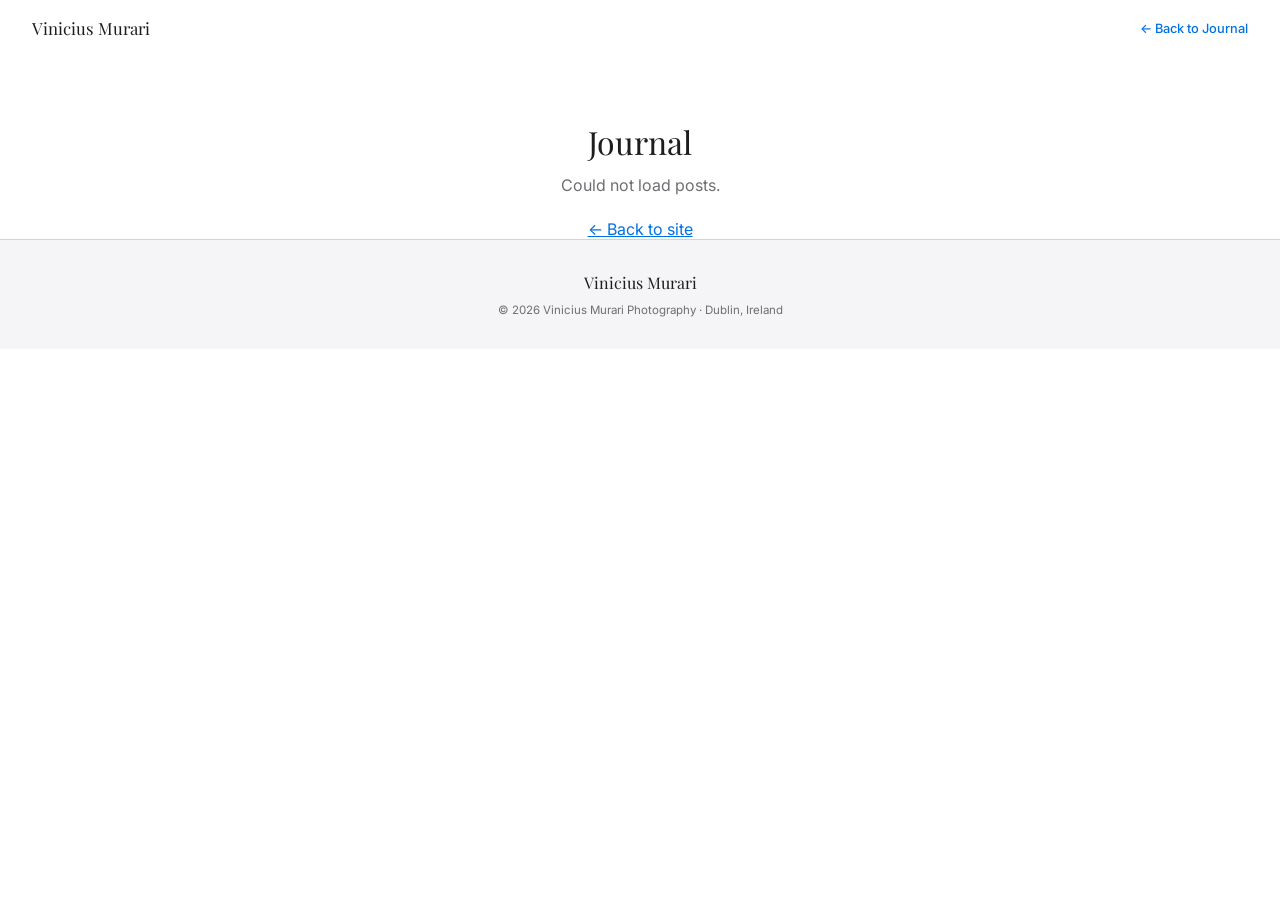
<file: blog-post.html>
<!DOCTYPE html>
<html lang="en-IE">
<head>
  <meta charset="UTF-8"/>
  <meta name="viewport" content="width=device-width, initial-scale=1.0"/>

  <!-- SEO — overridden dynamically by JS after post loads -->
  <title>Journal — Vinicius Murari Photography</title>
  <meta name="description" content="Photography journal and behind-the-scenes stories from Vinicius Murari, photographer based in Dublin, Ireland.">
  <meta name="robots" content="index, follow">
  <link id="bpCanonical" rel="canonical" href="https://viniciusmurari.com/blog-post">

  <!-- Open Graph -->
  <meta property="og:type" content="article">
  <meta property="og:site_name" content="Vinicius Murari Photography">
  <meta id="ogTitle"       property="og:title"       content="Journal — Vinicius Murari Photography">
  <meta id="ogDescription" property="og:description" content="Photography journal by Vinicius Murari, Dublin.">
  <meta id="ogImage"       property="og:image"       content="https://res.cloudinary.com/dnocmwoub/image/upload/w_1200,h_630,c_fill,q_auto,f_jpg/portfolio/hero/1774804783769_food_photography-01">
  <meta id="ogUrl"         property="og:url"         content="https://viniciusmurari.com/blog-post">
  <meta property="og:locale" content="en_IE">

  <!-- Twitter -->
  <meta name="twitter:card" content="summary_large_image">
  <meta id="twTitle" name="twitter:title" content="Journal — Vinicius Murari Photography">
  <meta id="twDesc"  name="twitter:description" content="Photography journal by Vinicius Murari, Dublin.">
  <meta id="twImg"   name="twitter:image" content="https://res.cloudinary.com/dnocmwoub/image/upload/w_1200,h_630,c_fill,q_auto,f_jpg/portfolio/hero/1774804783769_food_photography-01">

  <link rel="icon" href="data:image/svg+xml,<svg xmlns='http://www.w3.org/2000/svg' viewBox='0 0 100 100'><text y='.9em' font-size='90'>📷</text></svg>">
  <link href="https://fonts.googleapis.com/css2?family=Inter:wght@300;400;500&family=Playfair+Display:ital,wght@0,400;0,500;1,400;1,500&display=swap" rel="stylesheet">

  <style>
    *, *::before, *::after { box-sizing: border-box; margin: 0; padding: 0; }
    :root {
      --white: #ffffff; --bg: #f5f5f7; --text: #1d1d1f;
      --muted: #6e6e73; --light: #d2d2d7; --blue: #0071e3;
      --sans: 'Inter', -apple-system, sans-serif;
      --serif: 'Playfair Display', Georgia, serif;
      --r: 18px;
    }
    html { scroll-behavior: smooth; }
    body { font-family: var(--sans); background: var(--white); color: var(--text); -webkit-font-smoothing: antialiased; }

    /* Nav */
    nav {
      position: fixed; top: 0; left: 0; right: 0; z-index: 500;
      display: flex; align-items: center; justify-content: space-between;
      padding: 0 32px; height: 56px;
      transition: background .3s, box-shadow .3s;
    }
    nav.scrolled { background: rgba(255,255,255,0.92); backdrop-filter: blur(20px); box-shadow: 0 1px 0 rgba(0,0,0,0.08); }
    .nav-logo { font-family: var(--serif); font-size: 1.05rem; font-weight: 400; text-decoration: none; color: var(--text); }
    .nav-back { font-size: 0.8rem; font-weight: 500; color: var(--blue); text-decoration: none; display: flex; align-items: center; gap: 6px; }
    .nav-back:hover { opacity: 0.75; }

    /* Hero cover */
    .post-hero {
      width: 100%; aspect-ratio: 21/8; background: var(--bg);
      overflow: hidden; margin-top: 56px;
    }
    .post-hero img { width: 100%; height: 100%; object-fit: cover; display: block; }
    .post-hero-empty { background: linear-gradient(135deg, #e8e8e8 0%, #d2d2d7 100%); }

    /* Content */
    .post-wrap { max-width: 740px; margin: 0 auto; padding: 56px 24px 80px; }
    .post-meta { display: flex; align-items: center; gap: 16px; margin-bottom: 24px; flex-wrap: wrap; }
    .post-date { font-size: 0.72rem; font-weight: 500; color: var(--blue); letter-spacing: 0.1em; text-transform: uppercase; }
    .post-title { font-family: var(--serif); font-size: clamp(2rem, 5vw, 3.2rem); font-weight: 400; line-height: 1.15; margin-bottom: 24px; }
    .post-excerpt { font-size: 1.1rem; font-weight: 300; color: var(--muted); line-height: 1.7; margin-bottom: 40px; padding-bottom: 40px; border-bottom: 1px solid var(--light); }
    .post-body { font-size: 1rem; line-height: 1.85; color: var(--text); }
    .post-body p { margin-bottom: 1.4em; }
    .post-body h2 { font-family: var(--serif); font-size: 1.7rem; font-weight: 400; margin: 2.4em 0 0.8em; line-height: 1.2; }
    .post-body h3 { font-family: var(--serif); font-size: 1.3rem; font-weight: 400; margin: 2em 0 0.6em; }
    .post-body img { max-width: 100%; border-radius: var(--r); margin: 2em 0; display: block; }
    .post-body a { color: var(--blue); }
    .post-body ul, .post-body ol { padding-left: 1.4em; margin-bottom: 1.4em; }
    .post-body li { margin-bottom: 0.4em; }
    .post-body strong { font-weight: 600; }
    .post-body em { font-style: italic; }
    .post-body blockquote { border-left: 3px solid var(--blue); padding: 12px 0 12px 20px; margin: 2em 0; color: var(--muted); font-style: italic; font-size: 1.05rem; }
    .post-body p.lead { font-size: 1.18rem; font-weight: 400; line-height: 1.6; color: var(--text); margin-bottom: 1.4em; }
    .post-body .bp-figure { margin: 2.4em 0; }
    .post-body .bp-figure img { margin: 0 0 12px; width: 100%; }
    .post-body .bp-figure figcaption { font-size: 0.82rem; color: var(--muted); text-align: center; font-style: italic; }
    .post-body .bp-grid { display: grid; grid-template-columns: repeat(3, 1fr); gap: 10px; margin: 2em 0; }
    .post-body .bp-grid img { width: 100%; aspect-ratio: 4/5; object-fit: cover; border-radius: 10px; margin: 0; }
    .post-body .bp-cta { display: inline-block; background: var(--blue); color: #fff; padding: 13px 26px; border-radius: 100px; font-weight: 500; text-decoration: none; font-size: 0.88rem; transition: background .2s; }
    .post-body .bp-cta:hover { background: #0060bf; }
    @media (max-width: 600px) {
      .post-body .bp-grid { grid-template-columns: repeat(2, 1fr); }
    }

    /* Back link */
    .post-back { display: inline-flex; align-items: center; gap: 8px; margin-top: 56px; font-size: 0.82rem; font-weight: 500; color: var(--blue); text-decoration: none; }
    .post-back:hover { opacity: 0.75; }

    /* States */
    .bp-loading, .bp-error { max-width: 740px; margin: 120px auto 0; padding: 0 24px; text-align: center; }
    .bp-loading { color: var(--muted); font-size: 0.9rem; }
    .bp-error h2 { font-family: var(--serif); font-size: 2rem; font-weight: 400; margin-bottom: 12px; }
    .bp-error p { color: var(--muted); margin-bottom: 24px; }
    .bp-error a { color: var(--blue); }

    /* Skeleton */
    .bp-skel { max-width: 740px; margin: 80px auto 0; padding: 0 24px; }
    .bp-skel-bar { border-radius: 6px; background: linear-gradient(110deg, #e8e8e8 8%, #f5f5f5 18%, #e8e8e8 33%); background-size: 200% 100%; animation: shimmer 1.2s linear infinite; }
    @keyframes shimmer { to { background-position: -200% 0; } }

    /* Footer */
    footer { background: var(--bg); border-top: 1px solid var(--light); padding: 32px 24px; text-align: center; }
    footer a { color: var(--text); text-decoration: none; font-family: 'Playfair Display', Georgia, serif; font-size: 1rem; }
    .fcopy { font-size: 0.72rem; color: var(--muted); margin-top: 10px; }

    @media (max-width: 600px) {
      nav { padding: 0 18px; }
      .post-hero { aspect-ratio: 16/9; }
    }
  </style>
</head>
<body>

<nav id="nav">
  <a href="/" class="nav-logo">Vinicius Murari</a>
  <a href="/#journal" class="nav-back">← Back to Journal</a>
</nav>

<div id="bpHero"></div>

<main id="bpMain">
  <div class="bp-skel" id="bpSkeleton">
    <div class="bp-skel-bar" style="height:40px;width:30%;margin-bottom:20px"></div>
    <div class="bp-skel-bar" style="height:64px;width:80%;margin-bottom:16px"></div>
    <div class="bp-skel-bar" style="height:64px;width:65%;margin-bottom:40px"></div>
    <div class="bp-skel-bar" style="height:18px;margin-bottom:12px"></div>
    <div class="bp-skel-bar" style="height:18px;margin-bottom:12px"></div>
    <div class="bp-skel-bar" style="height:18px;width:75%;margin-bottom:12px"></div>
  </div>
</main>

<footer>
  <a href="/">Vinicius Murari</a>
  <p class="fcopy">© <span id="footerYear"></span> Vinicius Murari Photography · Dublin, Ireland</p>
</footer>

<script>
'use strict';
const SUPABASE_URL = 'https://buhuwnkljilyysyrdkxr.supabase.co';
const SUPABASE_KEY = 'sb_publishable_dc31AWiwdbDVgMGXEY4fTg_t2rPBi1G';

document.getElementById('footerYear').textContent = new Date().getFullYear();

// Scroll nav
window.addEventListener('scroll', () => {
  document.getElementById('nav').classList.toggle('scrolled', window.scrollY > 20);
}, { passive: true });

function setSeo(post) {
  const base = 'https://viniciusmurari.com/blog-post?slug=';
  const url  = base + encodeURIComponent(post.slug);
  document.title = (post.title || 'Journal') + ' — Vinicius Murari Photography';
  document.getElementById('bpCanonical').href = url;
  document.getElementById('ogUrl').content      = url;
  document.getElementById('ogTitle').content    = post.title || 'Journal';
  document.getElementById('twTitle').content    = post.title || 'Journal';
  if (post.excerpt) {
    document.getElementById('ogDescription').content = post.excerpt;
    document.getElementById('twDesc').content        = post.excerpt;
    document.querySelector('meta[name="description"]').content = post.excerpt;
  }
  if (post.cover_image) {
    document.getElementById('ogImage').content = post.cover_image;
    document.getElementById('twImg').content   = post.cover_image;
  }
}

// Escape plain-text values for safe insertion into HTML attributes / text nodes
function escHtml(str) {
  return String(str || '')
    .replace(/&/g, '&amp;')
    .replace(/</g, '&lt;')
    .replace(/>/g, '&gt;')
    .replace(/"/g, '&quot;')
    .replace(/'/g, '&#39;');
}

// Sanitize HTML body — strips scripts/event handlers while keeping formatting tags
function sanitizeBody(html) {
  const doc = new DOMParser().parseFromString(html || '', 'text/html');
  // Remove dangerous elements
  doc.querySelectorAll('script, iframe, object, embed, form, input, button, style, base, link').forEach(el => el.remove());
  // Remove event handler attributes on every element
  doc.querySelectorAll('*').forEach(el => {
    [...el.attributes].forEach(attr => {
      if (/^on/i.test(attr.name) || (attr.name === 'href' && /^javascript:/i.test(attr.value))) {
        el.removeAttribute(attr.name);
      }
    });
  });
  return doc.body.innerHTML;
}

function renderPost(post) {
  const date = post.published_at
    ? new Date(post.published_at).toLocaleDateString('en-IE', { year:'numeric', month:'long', day:'numeric' })
    : '';

  // Hero — use DOM APIs so src/alt are never interpreted as markup
  const hero = document.getElementById('bpHero');
  if (post.cover_image) {
    const wrapper = document.createElement('div');
    wrapper.className = 'post-hero';
    const img = document.createElement('img');
    img.src = post.cover_image;        // assigned as property, not innerHTML
    img.alt = post.title || '';
    img.loading = 'eager';
    img.decoding = 'async';
    wrapper.appendChild(img);
    hero.innerHTML = '';
    hero.appendChild(wrapper);
  } else {
    hero.innerHTML = '<div class="post-hero post-hero-empty"></div>';
  }

  // Body — title/excerpt escaped as plain text; body sanitized via DOMParser
  const safeTitle   = escHtml(post.title || 'Untitled');
  const safeExcerpt = escHtml(post.excerpt || '');
  const safeBody    = sanitizeBody(post.body);

  const main = document.getElementById('bpMain');
  main.innerHTML = `
    <div class="post-wrap">
      <div class="post-meta">
        ${date ? `<time class="post-date">${escHtml(date)}</time>` : ''}
      </div>
      <h1 class="post-title">${safeTitle}</h1>
      ${safeExcerpt ? `<p class="post-excerpt">${safeExcerpt}</p>` : ''}
      <div class="post-body">${safeBody}</div>
      <a href="/#journal" class="post-back">← Back to Journal</a>
    </div>`;

  setSeo(post);

  // Inject BlogPosting + BreadcrumbList structured data
  document.querySelectorAll('script[data-bp-jsonld]').forEach(s => s.remove());

  const url = 'https://viniciusmurari.com/blog-post?slug=' + encodeURIComponent(post.slug || '');
  // Strip HTML for articleBody / wordCount
  const stripped = (post.body || '').replace(/<[^>]+>/g, ' ').replace(/\s+/g, ' ').trim();
  const wordCount = stripped ? stripped.split(' ').length : undefined;

  const blocks = [{
    '@context': 'https://schema.org',
    '@type': 'BlogPosting',
    '@id': url + '#post',
    'mainEntityOfPage': { '@type': 'WebPage', '@id': url },
    'headline': (post.title || '').slice(0, 110),
    'description': post.excerpt || '',
    'image': post.cover_image || 'https://res.cloudinary.com/dnocmwoub/image/upload/q_auto,f_auto,w_1200,h_630,c_fill/portfolio/hero/1774805269339_31_Ranelagh_002',
    'datePublished': post.published_at || '',
    'dateModified': post.updated_at || post.published_at || '',
    'inLanguage': 'en-IE',
    'wordCount': wordCount,
    'articleBody': stripped.slice(0, 5000),
    'author': {
      '@type': 'Person',
      'name': 'Vinicius Murari',
      'url': 'https://viniciusmurari.com/#person'
    },
    'publisher': { '@id': 'https://viniciusmurari.com/#organization' }
  }, {
    '@context': 'https://schema.org',
    '@type': 'BreadcrumbList',
    'itemListElement': [
      { '@type': 'ListItem', 'position': 1, 'name': 'Home',    'item': 'https://viniciusmurari.com/' },
      { '@type': 'ListItem', 'position': 2, 'name': 'Journal', 'item': 'https://viniciusmurari.com/#journal' },
      { '@type': 'ListItem', 'position': 3, 'name': post.title || 'Post', 'item': url }
    ]
  }];

  blocks.forEach(b => {
    const s = document.createElement('script');
    s.type = 'application/ld+json';
    s.setAttribute('data-bp-jsonld', '1');
    s.textContent = JSON.stringify(b);
    document.head.appendChild(s);
  });
}

async function loadPost() {
  const params = new URLSearchParams(window.location.search);
  const slug = params.get('slug');

  if (!slug) {
    // No slug — show all posts list
    showAllPosts();
    return;
  }

  try {
    const res = await fetch(
      `${SUPABASE_URL}/rest/v1/posts?slug=eq.${encodeURIComponent(slug)}&status=eq.published&limit=1`,
      { headers: { 'apikey': SUPABASE_KEY, 'Authorization': 'Bearer ' + SUPABASE_KEY } }
    );
    if (!res.ok) throw new Error('fetch failed');
    const data = await res.json();
    document.getElementById('bpSkeleton').remove();
    if (!data.length) {
      showError('Post not found', 'This post may have been moved or unpublished.', slug);
      return;
    }
    renderPost(data[0]);
  } catch(e) {
    document.getElementById('bpSkeleton').remove();
    showError('Could not load post', 'Please check your connection and try again.', slug);
  }
}

async function showAllPosts() {
  try {
    const res = await fetch(
      `${SUPABASE_URL}/rest/v1/posts?status=eq.published&order=published_at.desc`,
      { headers: { 'apikey': SUPABASE_KEY, 'Authorization': 'Bearer ' + SUPABASE_KEY } }
    );
    const posts = res.ok ? await res.json() : [];
    document.getElementById('bpSkeleton').remove();
    document.getElementById('bpHero').innerHTML = '';
    document.title = 'Journal — Vinicius Murari Photography';
    const main = document.getElementById('bpMain');
    if (!posts.length) {
      main.innerHTML = `<div class="bp-error"><h2>Journal</h2><p>No posts published yet. Check back soon.</p><a href="/">← Back to site</a></div>`;
      return;
    }
    main.innerHTML = `
      <div class="post-wrap">
        <h1 class="post-title">The Journal</h1>
        <div style="display:grid;gap:28px;margin-top:40px">
          ${posts.map(p => {
            const date = p.published_at ? new Date(p.published_at).toLocaleDateString('en-IE', { year:'numeric', month:'long', day:'numeric' }) : '';
            return `<a href="/blog-post?slug=${encodeURIComponent(p.slug)}" style="display:flex;gap:20px;text-decoration:none;color:inherit;border-bottom:1px solid #e5e5e5;padding-bottom:28px;align-items:flex-start">
              ${p.cover_image ? `<img src="${escHtml(p.cover_image)}" alt="${escHtml(p.title)}" loading="lazy" style="width:100px;height:70px;object-fit:cover;border-radius:8px;flex-shrink:0">` : ''}
              <div>
                ${date ? `<div style="font-size:0.7rem;font-weight:500;color:#0071e3;text-transform:uppercase;letter-spacing:0.1em;margin-bottom:6px">${escHtml(date)}</div>` : ''}
                <div style="font-family:'Playfair Display',Georgia,serif;font-size:1.15rem;margin-bottom:8px">${escHtml(p.title)}</div>
                ${p.excerpt ? `<div style="font-size:0.82rem;color:#6e6e73;line-height:1.6">${escHtml(p.excerpt)}</div>` : ''}
              </div>
            </a>`;
          }).join('')}
        </div>
        <a href="/" class="post-back">← Back to site</a>
      </div>`;
  } catch(e) {
    document.getElementById('bpSkeleton').remove();
    document.getElementById('bpMain').innerHTML = `<div class="bp-error"><h2>Journal</h2><p>Could not load posts.</p><a href="/">← Back to site</a></div>`;
  }
}

function showError(title, msg, slug) {
  document.getElementById('bpHero').innerHTML = '';
  document.getElementById('bpMain').innerHTML = `
    <div class="bp-error">
      <h2>${title}</h2>
      <p>${msg}</p>
      <a href="/#journal">← Back to Journal</a>
    </div>`;
}

loadPost();
</script>
</body>
</html>
</file>
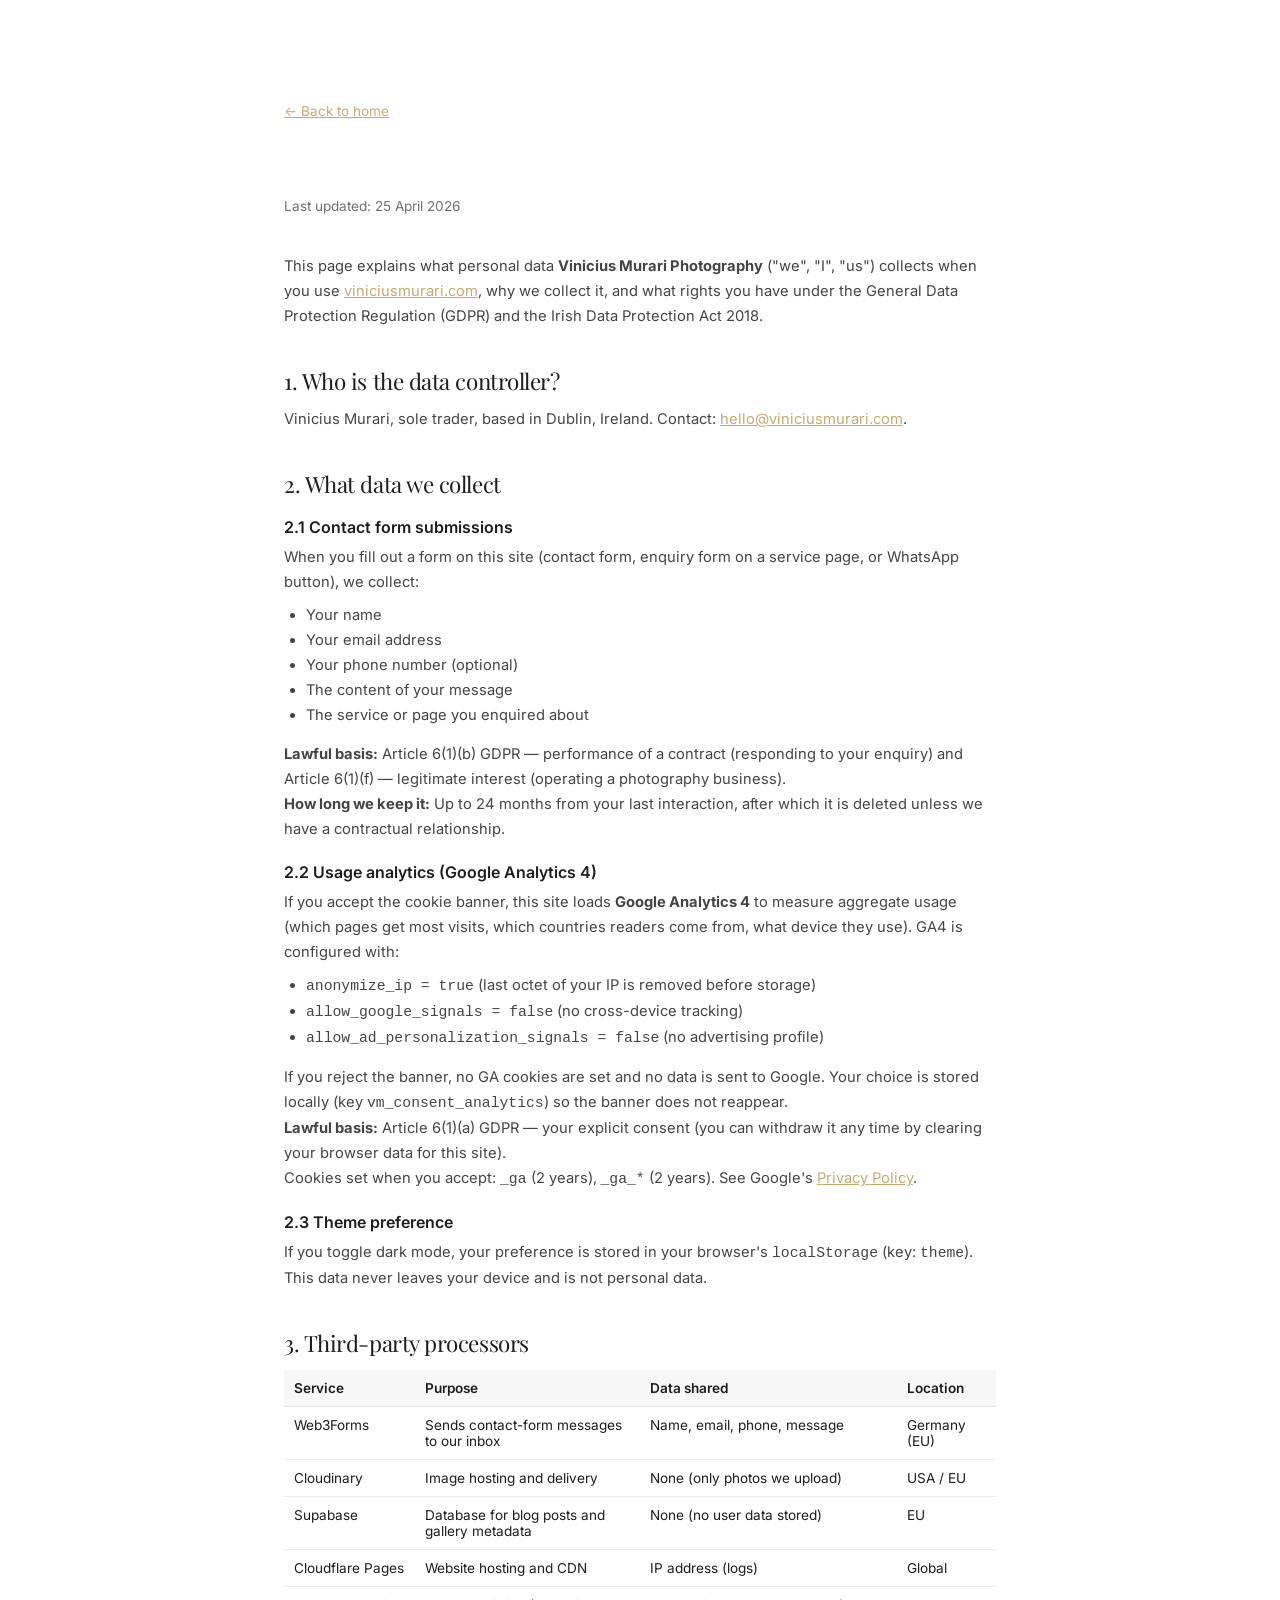
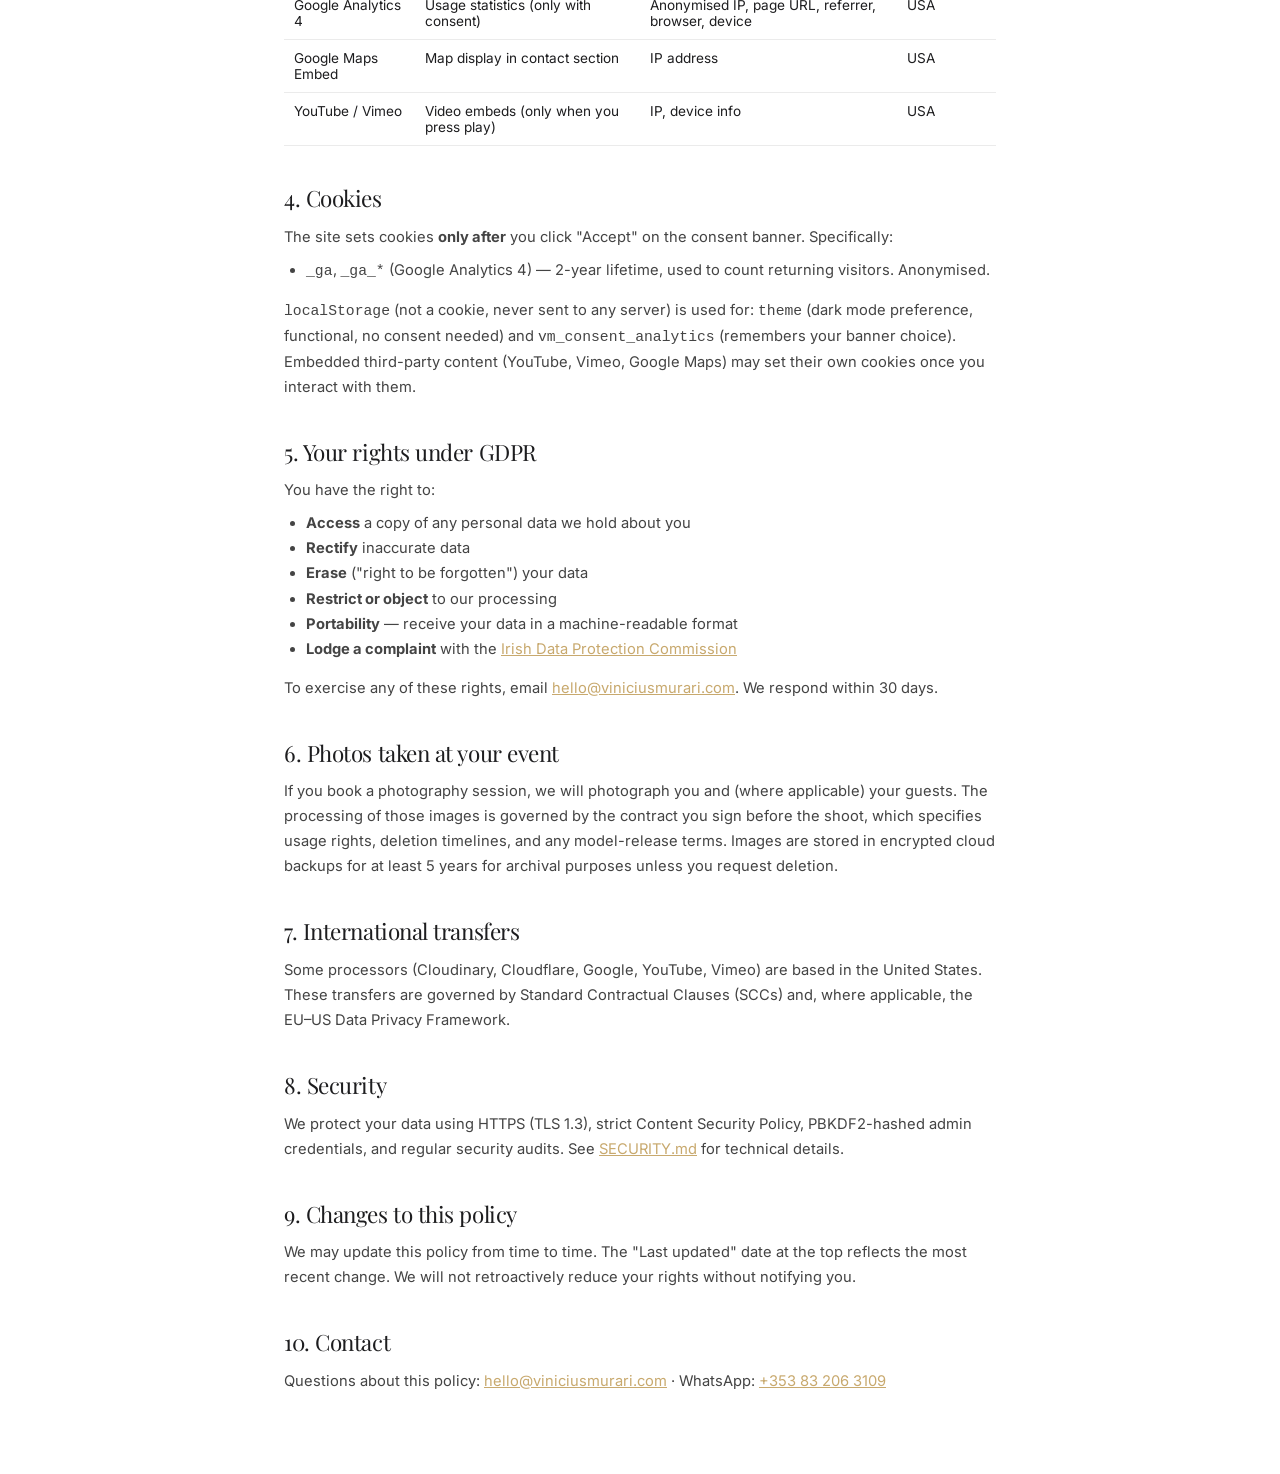
<file: privacy.html>
<!DOCTYPE html>
<html lang="en-IE">
<head>
  <meta charset="UTF-8"/>
  <meta name="viewport" content="width=device-width, initial-scale=1.0"/>
  <title>Privacy Policy | Vinicius Murari Photography</title>
  <meta name="description" content="Privacy policy for Vinicius Murari Photography — what data we collect, why, how we store it, and your rights under GDPR.">
  <meta name="robots" content="noindex, follow">
  <link rel="canonical" href="https://viniciusmurari.com/privacy">
  <link rel="icon" href="data:image/svg+xml,<svg xmlns='http://www.w3.org/2000/svg' viewBox='0 0 100 100'><text y='.9em' font-size='90'>📷</text></svg>">
  <link rel="preconnect" href="https://fonts.googleapis.com">
  <link rel="preconnect" href="https://fonts.gstatic.com" crossorigin>
  <link href="https://fonts.googleapis.com/css2?family=Inter:wght@300;400;500;600&family=Playfair+Display:ital,wght@0,400;0,500;1,400&display=swap" rel="stylesheet">
  <link rel="stylesheet" href="styles.css?v=36">
  <style>
    .privacy-wrap { max-width: 760px; margin: 0 auto; padding: 100px 24px 80px; }
    .privacy-wrap h1 { font-family: 'Playfair Display', serif; font-size: 2.4rem; margin-bottom: 8px; }
    .privacy-wrap .updated { color: var(--muted); font-size: 0.85rem; margin-bottom: 40px; display: block; }
    .privacy-wrap h2 { font-family: 'Playfair Display', serif; font-size: 1.4rem; margin: 40px 0 14px; }
    .privacy-wrap h3 { font-size: 1rem; font-weight: 600; margin: 20px 0 8px; }
    .privacy-wrap p, .privacy-wrap li { font-size: 0.92rem; line-height: 1.7; color: var(--text-2, #444); }
    .privacy-wrap ul { padding-left: 22px; margin: 8px 0 14px; }
    .privacy-wrap a { color: var(--accent, #c8a96e); text-decoration: underline; }
    .privacy-wrap table { width: 100%; border-collapse: collapse; margin: 14px 0; font-size: 0.85rem; }
    .privacy-wrap th, .privacy-wrap td { text-align: left; padding: 10px; border-bottom: 1px solid rgba(0,0,0,0.08); vertical-align: top; }
    .privacy-wrap th { font-weight: 600; background: rgba(0,0,0,0.03); }
    .back-link { display: inline-block; margin-bottom: 30px; font-size: 0.85rem; color: var(--muted); }
    [data-theme="dark"] .privacy-wrap p,
    [data-theme="dark"] .privacy-wrap li { color: rgba(255,255,255,0.75); }
    [data-theme="dark"] .privacy-wrap th { background: rgba(255,255,255,0.05); }
    [data-theme="dark"] .privacy-wrap th,
    [data-theme="dark"] .privacy-wrap td { border-bottom-color: rgba(255,255,255,0.08); }
  </style>
</head>
<body>

<main class="privacy-wrap">
  <a href="/" class="back-link">← Back to home</a>
  <h1>Privacy Policy</h1>
  <span class="updated">Last updated: 25 April 2026</span>

  <p>This page explains what personal data <strong>Vinicius Murari Photography</strong> ("we", "I", "us") collects when you use <a href="https://viniciusmurari.com">viniciusmurari.com</a>, why we collect it, and what rights you have under the General Data Protection Regulation (GDPR) and the Irish Data Protection Act 2018.</p>

  <h2>1. Who is the data controller?</h2>
  <p>Vinicius Murari, sole trader, based in Dublin, Ireland. Contact: <a href="mailto:hello@viniciusmurari.com">hello@viniciusmurari.com</a>.</p>

  <h2>2. What data we collect</h2>

  <h3>2.1 Contact form submissions</h3>
  <p>When you fill out a form on this site (contact form, enquiry form on a service page, or WhatsApp button), we collect:</p>
  <ul>
    <li>Your name</li>
    <li>Your email address</li>
    <li>Your phone number (optional)</li>
    <li>The content of your message</li>
    <li>The service or page you enquired about</li>
  </ul>
  <p><strong>Lawful basis:</strong> Article 6(1)(b) GDPR — performance of a contract (responding to your enquiry) and Article 6(1)(f) — legitimate interest (operating a photography business).</p>
  <p><strong>How long we keep it:</strong> Up to 24 months from your last interaction, after which it is deleted unless we have a contractual relationship.</p>

  <h3>2.2 Usage analytics (Google Analytics 4)</h3>
  <p>If you accept the cookie banner, this site loads <strong>Google Analytics 4</strong> to measure aggregate usage (which pages get most visits, which countries readers come from, what device they use). GA4 is configured with:</p>
  <ul>
    <li><code>anonymize_ip = true</code> (last octet of your IP is removed before storage)</li>
    <li><code>allow_google_signals = false</code> (no cross-device tracking)</li>
    <li><code>allow_ad_personalization_signals = false</code> (no advertising profile)</li>
  </ul>
  <p>If you reject the banner, no GA cookies are set and no data is sent to Google. Your choice is stored locally (key <code>vm_consent_analytics</code>) so the banner does not reappear.</p>
  <p><strong>Lawful basis:</strong> Article 6(1)(a) GDPR — your explicit consent (you can withdraw it any time by clearing your browser data for this site).</p>
  <p>Cookies set when you accept: <code>_ga</code> (2 years), <code>_ga_*</code> (2 years). See Google's <a href="https://policies.google.com/privacy" target="_blank" rel="noopener">Privacy Policy</a>.</p>

  <h3>2.3 Theme preference</h3>
  <p>If you toggle dark mode, your preference is stored in your browser's <code>localStorage</code> (key: <code>theme</code>). This data never leaves your device and is not personal data.</p>

  <h2>3. Third-party processors</h2>
  <table>
    <thead>
      <tr><th>Service</th><th>Purpose</th><th>Data shared</th><th>Location</th></tr>
    </thead>
    <tbody>
      <tr><td>Web3Forms</td><td>Sends contact-form messages to our inbox</td><td>Name, email, phone, message</td><td>Germany (EU)</td></tr>
      <tr><td>Cloudinary</td><td>Image hosting and delivery</td><td>None (only photos we upload)</td><td>USA / EU</td></tr>
      <tr><td>Supabase</td><td>Database for blog posts and gallery metadata</td><td>None (no user data stored)</td><td>EU</td></tr>
      <tr><td>Cloudflare Pages</td><td>Website hosting and CDN</td><td>IP address (logs)</td><td>Global</td></tr>
      <tr><td>Google Analytics 4</td><td>Usage statistics (only with consent)</td><td>Anonymised IP, page URL, referrer, browser, device</td><td>USA</td></tr>
      <tr><td>Google Maps Embed</td><td>Map display in contact section</td><td>IP address</td><td>USA</td></tr>
      <tr><td>YouTube / Vimeo</td><td>Video embeds (only when you press play)</td><td>IP, device info</td><td>USA</td></tr>
    </tbody>
  </table>

  <h2>4. Cookies</h2>
  <p>The site sets cookies <strong>only after</strong> you click "Accept" on the consent banner. Specifically:</p>
  <ul>
    <li><code>_ga</code>, <code>_ga_*</code> (Google Analytics 4) — 2-year lifetime, used to count returning visitors. Anonymised.</li>
  </ul>
  <p><code>localStorage</code> (not a cookie, never sent to any server) is used for: <code>theme</code> (dark mode preference, functional, no consent needed) and <code>vm_consent_analytics</code> (remembers your banner choice).</p>
  <p>Embedded third-party content (YouTube, Vimeo, Google Maps) may set their own cookies once you interact with them.</p>

  <h2>5. Your rights under GDPR</h2>
  <p>You have the right to:</p>
  <ul>
    <li><strong>Access</strong> a copy of any personal data we hold about you</li>
    <li><strong>Rectify</strong> inaccurate data</li>
    <li><strong>Erase</strong> ("right to be forgotten") your data</li>
    <li><strong>Restrict or object</strong> to our processing</li>
    <li><strong>Portability</strong> — receive your data in a machine-readable format</li>
    <li><strong>Lodge a complaint</strong> with the <a href="https://www.dataprotection.ie/" target="_blank" rel="noopener">Irish Data Protection Commission</a></li>
  </ul>
  <p>To exercise any of these rights, email <a href="mailto:hello@viniciusmurari.com">hello@viniciusmurari.com</a>. We respond within 30 days.</p>

  <h2>6. Photos taken at your event</h2>
  <p>If you book a photography session, we will photograph you and (where applicable) your guests. The processing of those images is governed by the contract you sign before the shoot, which specifies usage rights, deletion timelines, and any model-release terms. Images are stored in encrypted cloud backups for at least 5 years for archival purposes unless you request deletion.</p>

  <h2>7. International transfers</h2>
  <p>Some processors (Cloudinary, Cloudflare, Google, YouTube, Vimeo) are based in the United States. These transfers are governed by Standard Contractual Clauses (SCCs) and, where applicable, the EU–US Data Privacy Framework.</p>

  <h2>8. Security</h2>
  <p>We protect your data using HTTPS (TLS 1.3), strict Content Security Policy, PBKDF2-hashed admin credentials, and regular security audits. See <a href="https://github.com/viniciusmurari-design/portfolio-site/blob/main/SECURITY.md">SECURITY.md</a> for technical details.</p>

  <h2>9. Changes to this policy</h2>
  <p>We may update this policy from time to time. The "Last updated" date at the top reflects the most recent change. We will not retroactively reduce your rights without notifying you.</p>

  <h2>10. Contact</h2>
  <p>Questions about this policy: <a href="mailto:hello@viniciusmurari.com">hello@viniciusmurari.com</a> · WhatsApp: <a href="https://wa.me/353832063109">+353 83 206 3109</a></p>
</main>

</body>
</html>
</file>
<file: styles.css>
*, *::before, *::after { box-sizing: border-box; margin: 0; padding: 0; }

:root {
  --white:  #ffffff;
  --bg:     #f5f5f7;
  --bg2:    #fbfbfd;
  --text:   #1d1d1f;
  --muted:  #6e6e73;
  --light:  #d2d2d7;
  --blue:   #0071e3;
  --sans:   'Inter', -apple-system, sans-serif;
  --serif:  'Playfair Display', Georgia, serif;
  --r:      18px;
}

html { scroll-behavior: smooth; }
@media (prefers-reduced-motion: reduce) {
  *, *::before, *::after { animation-duration: 0.01ms !important; animation-iteration-count: 1 !important; transition-duration: 0.01ms !important; scroll-behavior: auto !important; }
  html { scroll-behavior: auto; }
}
body {
  font-family: var(--sans);
  background: var(--white);
  color: var(--text);
  -webkit-font-smoothing: antialiased;
  overflow-x: hidden;
}

/* ─── Nav ─── */
nav {
  position: fixed; top: 0; left: 0; right: 0; z-index: 200;
  height: 52px;
  display: flex; align-items: center; justify-content: space-between;
  padding: 0 24px;
  background: rgba(0,0,0,0);
  backdrop-filter: saturate(180%) blur(0px);
  -webkit-backdrop-filter: saturate(180%) blur(0px);
  border-bottom: 1px solid transparent;
  transition: background .4s, backdrop-filter .4s, border-color .4s;
}
nav.scrolled {
  background: rgba(255,255,255,0.88);
  backdrop-filter: saturate(180%) blur(20px);
  -webkit-backdrop-filter: saturate(180%) blur(20px);
  border-bottom: 1px solid rgba(0,0,0,0.07);
}
.nav-logo { font-size: 0.8rem; font-weight: 500; color: #fff; text-decoration: none; transition: color .4s; }
nav.scrolled .nav-logo { color: var(--text); }
.nav-links {
  display: flex; gap: 32px; list-style: none;
  position: absolute; left: 50%; transform: translateX(-50%);
}
.nav-links a { font-size: 0.78rem; color: rgba(255,255,255,0.85); text-decoration: none; opacity: 0.85; transition: opacity .2s, color .4s; }
.nav-links a:hover { opacity: 1; }
nav.scrolled .nav-links a { color: var(--text); }
.nav-dark-toggle {
  background: none; border: 1px solid rgba(255,255,255,0.2); border-radius: 50%;
  width: 32px; height: 32px; display: flex; align-items: center; justify-content: center;
  cursor: pointer; color: rgba(255,255,255,0.8); transition: all 0.3s; flex-shrink: 0;
}
nav.scrolled .nav-dark-toggle { color: var(--text); border-color: var(--light); }
.nav-dark-toggle:hover { background: rgba(255,255,255,0.1); }
nav.scrolled .nav-dark-toggle:hover { background: rgba(0,0,0,0.05); }
.nav-dark-toggle .icon-moon { display: none; }
[data-theme="dark"] .nav-dark-toggle .icon-sun { display: none; }
[data-theme="dark"] .nav-dark-toggle .icon-moon { display: block; }
.nav-right { display: flex; align-items: center; gap: 8px; }
.nav-cta { font-size: 0.74rem; background: var(--blue); color: #fff; padding: 7px 16px; border-radius: 980px; text-decoration: none; transition: filter .2s; white-space: nowrap; }
.nav-cta:hover { filter: brightness(1.1); }
.nav-burger { display: none; background: none; border: none; cursor: pointer; padding: 4px; }
.nav-burger span { display: block; width: 20px; height: 1.5px; background: #fff; margin: 5px 0; border-radius: 2px; transition: background .4s; }
nav.scrolled .nav-burger span { background: var(--text); }

/* ─── Hero ─── */
#hero {
  min-height: 100vh; display: flex; flex-direction: column;
  align-items: center; justify-content: center;
  text-align: center; padding: 120px 24px 80px;
  overflow: hidden;
  position: relative;
  background: #111;
}

/* Full-bleed background image (default — replaced by slideshow JS when slides configured) */
#hero::before {
  content: '';
  position: absolute; inset: 0; z-index: 0;
  background: var(--hero-bg, url('https://res.cloudinary.com/dnocmwoub/image/upload/q_auto,f_auto,w_1920,c_fill,g_auto/portfolio/hero/1774805269339_31_Ranelagh_002')) center/cover no-repeat;
  transform: scale(1.04);
  animation: heroZoom 12s ease-in-out infinite alternate;
}

/* Gradient overlay for readability */
#hero::after {
  content: '';
  position: absolute; inset: 0; z-index: 1;
  background: linear-gradient(
    to bottom,
    rgba(0,0,0,0.55) 0%,
    rgba(0,0,0,0.35) 40%,
    rgba(0,0,0,0.65) 100%
  );
}

/* Hero slideshow layers (activated by JS when multiple slides configured) */
#hero .hero-slides {
  position: absolute; inset: 0; z-index: 0; display: none;
}
.hero-slide {
  position: absolute; inset: 0; overflow: hidden;
  opacity: 0; transition: opacity 1.2s ease;
  transform: scale(1.04);
  animation: heroZoom 12s ease-in-out infinite alternate;
}
.hero-slide.active { opacity: 1; }
.hero-slide[data-link] { cursor: pointer; }

/* ── Slide click affordance — direct child of #hero, above overlay ── */
#hero #heroCta {
  position: absolute; top: 72px; right: 40px; z-index: 10;
  pointer-events: auto;
}
#hero.slideshow-active #heroCta { display: block !important; }
.hero-slide-cta-pill {
  display: inline-flex; align-items: center; gap: 9px;
  background: rgba(255,255,255,0.14);
  backdrop-filter: blur(12px); -webkit-backdrop-filter: blur(12px);
  border: 1px solid rgba(255,255,255,0.28);
  border-radius: 50px; padding: 10px 22px;
  color: #fff; font-size: 0.8rem; font-weight: 500; letter-spacing: 0.05em;
  cursor: pointer; white-space: nowrap;
  opacity: 0; transform: translateY(12px);
  transition: opacity 0.4s ease, transform 0.4s cubic-bezier(.22,1,.36,1), background 0.2s;
}
.hero-slide-cta-pill.visible { opacity: 1; transform: translateY(0); }
.hero-slide-cta-pill:hover { background: rgba(255,255,255,0.24); }
.hero-slide-cta-pill svg { width: 13px; height: 13px; flex-shrink: 0; opacity: 0.9; }
/* YouTube iframe — cover the hero area like object-fit:cover */
.hero-slide[data-type="youtube"] { transform: none; animation: none; background: #000; }
.hero-slide[data-type="youtube"] iframe {
  position: absolute;
  top: 50%; left: 50%;
  transform: translate(-50%, -50%);
  width: 100vw; height: 56.25vw; /* 16:9 */
  min-height: 100%; min-width: 177.78vh; /* 16:9 inverse */
  pointer-events: none; border: 0;
}
#hero .hero-video {
  position: absolute; inset: 0; z-index: 0;
  width: 100%; height: 100%; object-fit: cover;
}
#hero .hero-overlay { display: none; }

/* Slide indicator dots */
#hero .hero-dots {
  position: absolute; bottom: 24px; left: 50%; transform: translateX(-50%);
  z-index: 3; display: flex; gap: 8px;
}
.hero-dot {
  width: 12px; height: 12px; border-radius: 50%;
  background: rgba(255,255,255,0.4); border: none; cursor: pointer;
  transition: background 0.3s, transform 0.3s; padding: 8px; margin: -8px;
}
.hero-dot.active { background: #fff; transform: scale(1.3); }

/* When slideshow is active, hide default pseudo-elements */
#hero.slideshow-active::before,
#hero.slideshow-active::after { display: none; }
#hero.slideshow-active .hero-slides { display: block; }
#hero.slideshow-active .hero-overlay { display: block; position: absolute; inset: 0; z-index: 1; pointer-events: none;
  background: linear-gradient(to bottom, rgba(0,0,0,0.55) 0%, rgba(0,0,0,0.35) 40%, rgba(0,0,0,0.65) 100%); }

#hero > * { position: relative; z-index: 2; }

@keyframes heroZoom {
  from { transform: scale(1); }
  to   { transform: scale(1.06); }
}
@keyframes heroZoomMobile {
  from { transform: scale(1); }
  to   { transform: scale(1.03); }
}

.hero-pill {
  display: inline-flex; align-items: center; gap: 8px;
  font-size: 0.72rem; color: rgba(255,255,255,0.75);
  border: 1px solid rgba(255,255,255,0.25); padding: 6px 14px; border-radius: 980px;
  margin-bottom: 36px; backdrop-filter: blur(8px);
  opacity: 0; animation: fadeUp .6s .1s ease forwards;
}
.hero-pill .dot { width: 6px; height: 6px; border-radius: 50%; background: #34c759; flex-shrink: 0; box-shadow: 0 0 6px rgba(52,199,89,0.7); }
h1 {
  font-family: var(--serif); font-size: clamp(3rem, 7vw, 7rem);
  font-weight: 400; line-height: 1.06; letter-spacing: -0.025em;
  max-width: 820px; margin: 0 auto 28px; color: #fff;
  opacity: 0; animation: fadeUp .8s .25s ease forwards;
}
h1 em { font-style: italic; color: rgba(255,255,255,0.65); }
.hero-sub {
  font-size: 1.05rem; font-weight: 300; color: rgba(255,255,255,0.7);
  line-height: 1.7; max-width: 480px; margin: 0 auto 44px;
  opacity: 0; animation: fadeUp .7s .4s ease forwards;
}
.hero-btns {
  display: flex; gap: 12px; justify-content: center; flex-wrap: wrap;
  opacity: 0; animation: fadeUp .7s .55s ease forwards;
}
.btn {
  display: inline-flex; align-items: center; gap: 6px;
  padding: 13px 26px; border-radius: 980px;
  font-size: 0.82rem; font-weight: 400;
  text-decoration: none; cursor: pointer; border: none; font-family: var(--sans);
  transition: filter .2s, transform .15s, background .2s;
  -webkit-font-smoothing: antialiased;
}
.btn:active { transform: scale(0.98); }
.btn-fill  { background: #fff; color: var(--text); }
.btn-fill:hover  { background: rgba(255,255,255,0.88); }
.btn-ghost { background: transparent; border: 1px solid rgba(255,255,255,0.4); color: #fff; backdrop-filter: blur(8px); }
.btn-ghost:hover { background: rgba(255,255,255,0.12); border-color: rgba(255,255,255,0.7); }

.hero-strip {
  margin-top: 72px; display: none; gap: 14px; justify-content: center;
  opacity: 0; animation: fadeUp .9s .7s ease forwards;
}
.hero-strip.visible { display: flex; }
.strip-card {
  position: relative; border: none; background: none; padding: 0;
  cursor: pointer; border-radius: 14px; overflow: hidden; flex-shrink: 0;
  transition: transform .5s ease, box-shadow .5s ease;
}
.strip-card img {
  width: 180px; height: 260px; object-fit: cover; display: block;
  pointer-events: none;
}
.strip-card:hover { transform: scale(1.04) translateY(-8px); box-shadow: 0 24px 48px rgba(0,0,0,0.22); }
.strip-card:nth-child(even) { transform: translateY(22px); }
.strip-card:nth-child(even):hover { transform: scale(1.04) translateY(14px); box-shadow: 0 24px 48px rgba(0,0,0,0.22); }
.strip-label {
  position: absolute; bottom: 0; left: 0; right: 0;
  padding: 28px 10px 10px;
  background: linear-gradient(to top, rgba(0,0,0,0.7) 0%, transparent 100%);
  color: #fff; font-size: 0.68rem; font-weight: 500; letter-spacing: 0.12em;
  text-transform: uppercase; text-align: center;
  opacity: 0; transition: opacity .3s ease;
  pointer-events: none;
}
.strip-card:hover .strip-label { opacity: 1; }
.strip-card.strip-active {
  box-shadow: 0 0 0 2px rgba(200,169,110,0.85), 0 20px 40px rgba(0,0,0,0.25);
}
.strip-card.strip-active .strip-label { opacity: 1; color: #c8a96e; }

@keyframes fadeUp {
  from { opacity: 0; transform: translateY(22px); }
  to   { opacity: 1; transform: translateY(0); }
}

/* ─── Sections ─── */
.sec { padding: 90px 24px; }
.sec--gray { background: var(--bg); }
.inner { max-width: 1080px; margin: 0 auto; }
.eyebrow { font-size: 0.68rem; font-weight: 500; letter-spacing: 0.12em; text-transform: uppercase; color: var(--blue); margin-bottom: 14px; }
h2 { font-family: var(--serif); font-size: clamp(2rem, 4vw, 3.6rem); font-weight: 400; line-height: 1.1; letter-spacing: -0.02em; margin-bottom: 14px; }
h2 em { font-style: italic; color: inherit; opacity: 0.45; }
.body-t { font-size: 0.92rem; font-weight: 300; color: var(--muted); line-height: 1.8; max-width: 520px; }

/* Scroll reveal */
.rev { opacity: 0; transform: translateY(28px); transition: opacity .65s ease, transform .65s ease; will-change: opacity, transform; }
.rev.in { opacity: 1; transform: none; }
.d1 { transition-delay: .1s; }
.d2 { transition-delay: .2s; }
.d3 { transition-delay: .3s; }

/* ─── Portfolio ─── */
#portfolio { background: var(--bg); }
.p-head { display: flex; align-items: flex-end; justify-content: space-between; margin-bottom: 48px; flex-wrap: wrap; gap: 20px; }
.cat-grid { display: grid; grid-template-columns: repeat(4, 1fr); gap: 14px; }
.cat-card {
  position: relative; border-radius: var(--r); overflow: hidden;
  aspect-ratio: 3/4; cursor: pointer; text-decoration: none; display: block;
  background: linear-gradient(110deg, #e8e8e8 8%, #f0f0f0 18%, #e8e8e8 33%);
  background-size: 200% 100%;
  animation: shimmer 1.4s linear infinite;
}
.cat-card img { width: 100%; height: 100%; object-fit: cover; transition: transform .6s ease; display: block; }
.cat-card:hover img { transform: scale(1.06); }
.cat-overlay {
  position: absolute; inset: 0;
  background: linear-gradient(to top, rgba(0,0,0,0.62) 0%, rgba(0,0,0,0.05) 55%);
  display: flex; flex-direction: column; justify-content: flex-end;
  padding: 22px 20px; transition: background .3s;
}
.cat-card:hover .cat-overlay { background: linear-gradient(to top, rgba(0,0,0,0.75) 0%, rgba(0,0,0,0.1) 60%); }
.cat-label { font-size: 0.65rem; font-weight: 500; letter-spacing: 0.12em; text-transform: uppercase; color: rgba(255,255,255,0.65); margin-bottom: 5px; }
.cat-name { font-family: var(--serif); font-size: 1.2rem; font-weight: 400; color: #fff; line-height: 1.2; margin-bottom: 10px; }
.cat-arrow {
  display: inline-flex; align-items: center; gap: 6px;
  font-size: 0.7rem; color: rgba(255,255,255,0.7);
  transform: translateX(-4px); opacity: 0;
  transition: transform .3s, opacity .3s;
}
.cat-card:hover .cat-arrow { transform: translateX(0); opacity: 1; }
.cat-card.wide { grid-column: span 2; aspect-ratio: 16/9; }
.cat-card.wide .cat-name { font-size: 1.5rem; }

/* ─── Drone & Film ─── */
#drone {
  background: var(--text); padding: 0;
  position: relative; overflow: hidden;
  min-height: 640px; display: flex; align-items: center;
}
.drone-bg {
  position: absolute; inset: 0;
  background: url('https://res.cloudinary.com/dnocmwoub/image/upload/q_auto,f_auto,w_1600,c_fill,e_blur:300/portfolio/d4qimnatvxsqopcqmg88.jpg') center/cover no-repeat;
  opacity: 0.35;
}
.drone-inner {
  position: relative; z-index: 2;
  max-width: 1080px; margin: 0 auto;
  padding: 100px 24px;
  display: grid; grid-template-columns: 1fr 1fr; gap: 80px; align-items: center;
}
.drone-text h2 { color: #fff; margin-bottom: 20px; }
.drone-text h2 em { color: rgba(255,255,255,0.55); }
.drone-text p { font-size: 0.93rem; font-weight: 300; color: rgba(255,255,255,0.65); line-height: 1.8; margin-bottom: 32px; }
.drone-btns { display: flex; gap: 12px; flex-wrap: wrap; }
.btn-white { background: rgba(255,255,255,0.12); backdrop-filter: blur(8px); border: 1px solid rgba(255,255,255,0.2); color: #fff; }
.btn-white:hover { background: rgba(255,255,255,0.22); }
.btn-white-fill { background: #fff; color: var(--text); }
.btn-white-fill:hover { filter: brightness(0.95); }
.btn-white-outline { background: none; border: 1px solid rgba(255,255,255,0.5); color: #fff; }
.btn-white-outline:hover { background: rgba(255,255,255,0.12); }
.drone-cards { display: grid; grid-template-columns: 1fr 1fr; gap: 10px; }
.drone-card {
  position: relative; border-radius: 14px; overflow: hidden;
  aspect-ratio: 4/3; text-decoration: none; display: block; cursor: pointer;
}
.drone-card-placeholder {
  background: rgba(255,255,255,0.07); border: 1px dashed rgba(255,255,255,0.2);
  display: flex; align-items: center; justify-content: center;
  font-size: 0.72rem; color: rgba(255,255,255,0.4); text-align: center; padding: 16px;
  cursor: default;
}
.drone-skeleton {
  background: linear-gradient(110deg, rgba(255,255,255,0.06) 8%, rgba(255,255,255,0.13) 18%, rgba(255,255,255,0.06) 33%);
  background-size: 200% 100%;
  animation: shimmer 1.2s linear infinite;
  cursor: default !important; pointer-events: none;
}
.drone-card img { width: 100%; height: 100%; object-fit: cover; transition: transform .5s ease; display: block; }
.drone-card:hover img { transform: scale(1.06); }
.drone-card-label {
  position: absolute; bottom: 0; left: 0; right: 0;
  padding: 16px; font-size: 0.72rem; font-weight: 500; color: #fff; letter-spacing: 0.06em;
  background: linear-gradient(to top, rgba(0,0,0,0.6) 0%, transparent 100%);
}

/* ─── Services ─── */
#services { background: var(--white); }
.svc-top { margin-bottom: 56px; }
.svc-grid {
  display: grid; grid-template-columns: repeat(4, 1fr);
  gap: 2px; background: var(--light);
  border-radius: var(--r); overflow: hidden;
}
.sc { background: var(--bg2); padding: 36px 28px; transition: background .2s; }
.sc:hover { background: var(--white); }
.sc-num { font-size: 0.62rem; font-weight: 500; letter-spacing: 0.14em; text-transform: uppercase; color: var(--blue); margin-bottom: 20px; }
.sc-ico { width: 28px; height: 28px; color: var(--text); margin-bottom: 14px; display: block; }
.sc h3 { font-family: var(--serif); font-size: 1.15rem; font-weight: 400; margin-bottom: 10px; line-height: 1.2; }
.sc p { font-size: 0.78rem; font-weight: 300; color: var(--muted); line-height: 1.75; }
.sc-link { display: inline-block; margin-top: 14px; font-size: 0.72rem; font-weight: 500; color: var(--blue); text-decoration: none; transition: opacity .2s; }
.sc-link:hover { opacity: 0.7; }

/* ─── About ─── */
.about-g { display: grid; grid-template-columns: minmax(0, 5fr) minmax(0, 7fr); gap: 72px; align-items: center; }
.a-photo { border-radius: var(--r); overflow: hidden; aspect-ratio: 4/5; max-width: 420px; }
.a-photo img { width: 100%; height: 100%; object-fit: cover; display: block; }
.a-stats {
  display: grid; grid-template-columns: repeat(4, 1fr);
  gap: 2px; margin-top: 14px; width: 100%;
  background: var(--light); border-radius: 14px; overflow: hidden;
}
.a-stat { background: var(--white); padding: 20px 14px; text-align: center; }
.a-stat strong { display: block; font-family: var(--serif); font-size: 2rem; font-weight: 400; line-height: 1; margin-bottom: 4px; }
.a-stat span { font-size: 0.6rem; font-weight: 400; color: var(--muted); letter-spacing: 0.08em; text-transform: uppercase; }
.a-text p { font-size: 0.91rem; font-weight: 300; color: var(--muted); line-height: 1.85; margin-bottom: 18px; }
.a-text p strong { color: var(--text); font-weight: 400; }
.tags { display: flex; flex-wrap: wrap; gap: 8px; margin-top: 28px; }
.tag { font-size: 0.7rem; padding: 6px 14px; border-radius: 980px; background: var(--white); border: 1px solid var(--light); color: var(--muted); }

/* ─── Quote ─── */
#qband { background: var(--text); padding: 100px 24px; text-align: center; }
.qinner { max-width: 760px; margin: 0 auto; }
.qmark { font-family: var(--serif); font-size: 5rem; line-height: 0.5; color: rgba(255,255,255,0.12); margin-bottom: 24px; }
.qtext { font-family: var(--serif); font-size: clamp(1.3rem, 3vw, 2.3rem); font-weight: 400; font-style: italic; color: rgba(255,255,255,0.9); line-height: 1.45; max-width: 760px; margin: 0 auto 24px; }
.qsource { font-size: 0.75rem; font-weight: 300; color: rgba(255,255,255,0.38); }

/* ─── Contact ─── */
#contact { background: var(--white); }
.contact-g { display: grid; grid-template-columns: 1fr 1fr; gap: 80px; align-items: center; }
.cd { display: flex; gap: 14px; padding: 20px 0; border-bottom: 1px solid var(--bg); }
.cd:first-of-type { border-top: 1px solid var(--bg); }
.cd-ico { width: 16px; height: 16px; color: var(--blue); margin-top: 2px; flex-shrink: 0; }
.cd-lbl { font-size: 0.65rem; font-weight: 500; color: var(--blue); text-transform: uppercase; letter-spacing: 0.1em; margin-bottom: 4px; }
.cd-val { font-size: 0.87rem; font-weight: 300; color: var(--text); line-height: 1.5; }
.soc-row { display: flex; gap: 8px; margin-top: 32px; }
.map-wrap { margin-top: 48px; border-radius: 16px; overflow: hidden; box-shadow: 0 2px 20px rgba(0,0,0,0.06); }
.map-wrap iframe { display: block; }
.map-placeholder { position: relative; cursor: pointer; border-radius: 16px; overflow: hidden; height: 320px; background: #e8e8e8; }
.map-placeholder img { width: 100%; height: 100%; object-fit: cover; display: block; transition: filter .2s; }
.map-placeholder:hover img { filter: brightness(0.88); }
.map-placeholder-overlay {
  position: absolute; inset: 0; display: flex; align-items: center; justify-content: center;
  gap: 8px; color: #1d1d1f; font-size: 0.82rem; font-weight: 500;
  background: rgba(255,255,255,0.55); backdrop-filter: blur(2px);
  transition: background .2s;
}
.map-placeholder:hover .map-placeholder-overlay { background: rgba(255,255,255,0.7); }
.soc { width: 36px; height: 36px; border-radius: 50%; border: 1px solid var(--light); display: flex; align-items: center; justify-content: center; color: var(--muted); text-decoration: none; transition: all .2s; }
.soc:hover { border-color: var(--text); color: var(--text); background: var(--bg); }
.fg { margin-bottom: 11px; }
.fg label { display: block; font-size: 0.75rem; font-weight: 500; letter-spacing: 0.04em; color: var(--text); margin-bottom: 6px; }
.fg input, .fg select, .fg textarea {
  width: 100%; background: var(--bg); border: 1.5px solid transparent;
  border-radius: 10px; color: var(--text); padding: 11px 13px;
  font-family: var(--sans); font-size: 0.84rem; font-weight: 300;
  outline: none; transition: border-color .2s, background .2s;
  -webkit-appearance: none; -webkit-font-smoothing: antialiased;
}
.fg select {
  background-image: url("data:image/svg+xml,%3Csvg xmlns='http://www.w3.org/2000/svg' width='10' height='6'%3E%3Cpath d='M0 0l5 6 5-6z' fill='%236e6e73'/%3E%3C/svg%3E");
  background-repeat: no-repeat; background-position: right 13px center; background-color: var(--bg); cursor: pointer;
}
.fg select option { background: white; }
.fg textarea { resize: vertical; min-height: 106px; }
.fg input:focus, .fg select:focus, .fg textarea:focus { border-color: var(--blue); background: var(--white); }
.fg input::placeholder, .fg textarea::placeholder { color: var(--light); }
.fr2 { display: grid; grid-template-columns: 1fr 1fr; gap: 11px; }
.fsub {
  width: 100%; background: var(--blue); color: white;
  border: none; border-radius: 980px; padding: 14px;
  font-family: var(--sans); font-size: 0.82rem; cursor: pointer;
  transition: filter .2s; margin-top: 4px; -webkit-font-smoothing: antialiased;
}
.fsub:hover { filter: brightness(1.1); }
.fok { display: none; text-align: center; font-size: 0.8rem; color: #34c759; margin-top: 12px; }

/* ─── Footer ─── */
footer { background: var(--bg); border-top: 1px solid var(--light); padding: 36px 24px; }
.footer-in { max-width: 1080px; margin: 0 auto; display: flex; justify-content: space-between; align-items: center; flex-wrap: wrap; gap: 16px; }
.fbrand { font-family: var(--serif); font-size: 1.05rem; color: var(--text); text-decoration: none; }
.flinks { display: flex; gap: 22px; }
.flinks a { font-size: 0.72rem; color: var(--muted); text-decoration: none; transition: color .2s; }
.flinks a:hover { color: var(--text); }
.fcopy { font-size: 0.68rem; color: var(--muted); }

/* ─── Responsive ─── */
@media (max-width: 1024px) {
  .cat-grid { grid-template-columns: repeat(2, 1fr); }
  .cat-card.wide { grid-column: span 2; }
  .svc-grid { grid-template-columns: repeat(2, 1fr); }
  .drone-inner { grid-template-columns: 1fr; gap: 48px; }
  .drone-cards { grid-template-columns: repeat(2, 1fr); }
}
@media (max-width: 860px) {
  .nav-cta { display: none; }
  .nav-burger { display: block; }
  .sec { padding: 80px 20px; }
  .about-g, .contact-g { grid-template-columns: 1fr; gap: 52px; }
  .a-photo { max-width: 360px; margin: 0 auto; }
  .a-stats { grid-template-columns: repeat(2, 1fr); }
  .strip-card img { width: 140px; height: 200px; }
  .footer-in { flex-direction: column; align-items: flex-start; }
}
@media (max-width: 600px) {
  .cat-grid { grid-template-columns: repeat(2, 1fr); }
  .cat-card.wide { grid-column: span 2; aspect-ratio: 4/3; }
  .svc-grid { grid-template-columns: 1fr; }
  .strip-card img { width: 110px; height: 160px; }
  .hero-strip { gap: 10px; }
  .fr2 { grid-template-columns: 1fr; }
  .drone-cards { grid-template-columns: 1fr 1fr; }

  /* ── Hero mobile: compact hero so landscape photos show ~47% width ── */
  #hero {
    min-height: auto;
    height: 55vh;
    height: 55svh;
    padding: 52px 18px 24px;
  }
  #hero::before {
    background-position: center 30%;
    transform: none;
    animation: heroZoomMobile 18s ease-in-out infinite alternate;
  }
  .hero-slide {
    background-position: center 30%;
    transform: none;
    animation: heroZoomMobile 18s ease-in-out infinite alternate;
  }
  .hero-slide[data-type="video"] video {
    object-position: center 30%;
  }
  h1 { font-size: clamp(1.8rem, 8vw, 2.6rem); margin-bottom: 8px; }
  .hero-sub { font-size: 0.8rem; margin-bottom: 16px; line-height: 1.45; max-width: 320px; }
  .hero-pill { font-size: 0.62rem; padding: 4px 10px; margin-bottom: 6px; }
  .hero-btns { gap: 10px; }
  .hero-btns .btn { padding: 9px 18px; font-size: 0.74rem; }
  .hero-strip { display: none; }
  .hero-dots { bottom: 8px; }
  .hero-dot { width: 8px; height: 8px; }

  /* Category pill — move from top-right to bottom-center on mobile */
  #hero #heroCta {
    top: auto;
    bottom: 36px;
    right: auto;
    left: 50%;
    transform: translateX(-50%);
  }
  .hero-slide-cta-pill {
    font-size: 0.72rem;
    padding: 7px 16px;
    gap: 7px;
    white-space: nowrap;
    max-width: calc(100vw - 40px);
    overflow: hidden;
    text-overflow: ellipsis;
  }
}

/* ─── WhatsApp Float ─── */
.wa-float {
  position: fixed; bottom: 28px; right: 28px; z-index: 300;
  width: 56px; height: 56px; border-radius: 50%;
  background: #25d366; color: #fff;
  display: flex; align-items: center; justify-content: center;
  box-shadow: 0 4px 16px rgba(37,211,102,0.4);
  text-decoration: none; transition: transform .2s, box-shadow .2s;
}
.wa-float:hover { transform: scale(1.08); box-shadow: 0 6px 24px rgba(37,211,102,0.5); }
.wa-float svg { width: 28px; height: 28px; fill: #fff; }
.wa-tooltip {
  position: absolute; right: 68px; top: 50%; transform: translateY(-50%);
  background: var(--white); color: var(--text); font-size: 0.78rem; font-weight: 500;
  padding: 8px 14px; border-radius: 10px; white-space: nowrap;
  box-shadow: 0 2px 12px rgba(0,0,0,0.1);
  opacity: 0; pointer-events: none; transition: opacity .2s;
}
.wa-float:hover .wa-tooltip { opacity: 1; }

/* ─── Reviews ─── */
#reviews { background: var(--bg); }
.reviews-head { margin-bottom: 48px; }
.reviews-head .stars { display: flex; align-items: center; gap: 8px; margin-top: 12px; }
.reviews-head .stars svg { color: #f5a623; }
.reviews-head .rating-text { font-size: 0.85rem; font-weight: 400; color: var(--muted); }
.reviews-scroll {
  display: flex; gap: 16px; overflow-x: auto;
  padding-bottom: 16px; scroll-snap-type: x mandatory;
  scrollbar-width: none;
}
.reviews-scroll::-webkit-scrollbar { display: none; }
.review-card {
  flex: 0 0 340px; scroll-snap-align: start;
  background: var(--white); border-radius: var(--r); padding: 28px 24px;
  position: relative;
}
.review-top { display: flex; align-items: center; gap: 12px; margin-bottom: 14px; }
.review-avatar {
  width: 40px; height: 40px; border-radius: 50%; overflow: hidden;
  background: var(--bg); flex-shrink: 0;
  display: flex; align-items: center; justify-content: center;
  font-size: 1rem; font-weight: 500; color: var(--blue);
}
.review-avatar img { width: 100%; height: 100%; object-fit: cover; }
.review-name { font-size: 0.85rem; font-weight: 500; color: var(--text); line-height: 1.3; }
.review-date { font-size: 0.68rem; color: var(--muted); }
.review-stars { display: flex; gap: 2px; margin-bottom: 12px; }
.review-stars svg { width: 14px; height: 14px; color: #f5a623; fill: #f5a623; }
.review-text { font-size: 0.84rem; font-weight: 300; color: var(--muted); line-height: 1.7; }
.review-source { display: flex; align-items: center; gap: 6px; margin-top: 16px; padding-top: 14px; border-top: 1px solid var(--bg); }
.review-source svg { width: 16px; height: 16px; flex-shrink: 0; }
.review-source span { font-size: 0.68rem; color: var(--muted); }
.reviews-nav { display: flex; gap: 8px; margin-top: 24px; }
.reviews-nav button {
  width: 38px; height: 38px; border-radius: 50%;
  border: 1px solid var(--light); background: var(--white);
  cursor: pointer; display: flex; align-items: center; justify-content: center;
  color: var(--text); transition: all .2s;
}
.reviews-nav button:hover { background: var(--text); color: var(--white); border-color: var(--text); }

/* ─── Gallery Modal ─── */
.gal-modal {
  position: fixed; inset: 0; z-index: 1000;
  background: rgba(0,0,0,0.55);
  backdrop-filter: blur(6px);
  -webkit-backdrop-filter: blur(6px);
  display: flex; align-items: flex-end;
  opacity: 0; pointer-events: none;
  transition: opacity .3s;
}
.gal-modal.open { opacity: 1; pointer-events: all; }
.gal-modal.open .gal-modal-inner { transform: translateY(0); }

.gal-modal-inner {
  background: var(--white);
  width: 100%; max-height: 92vh;
  border-radius: 24px 24px 0 0;
  display: flex; flex-direction: column;
  transform: translateY(100%);
  transition: transform .38s cubic-bezier(.22,1,.36,1);
  overflow: hidden;
}

.gal-modal-header {
  display: flex; align-items: flex-start; justify-content: space-between;
  padding: 28px 32px 0; flex-shrink: 0;
}
.gal-header-left { flex: 1; min-width: 0; }
.gal-modal-header .eyebrow { margin-bottom: 4px; }
.gal-modal-title {
  font-family: var(--serif); font-size: clamp(1.4rem, 3vw, 2rem);
  font-weight: 500; margin: 4px 0 10px;
}
.gal-desc {
  font-size: 0.82rem; color: var(--muted); line-height: 1.65;
  max-width: 520px; margin: 0 0 4px;
}
.gal-desc-bar { display: none; }
.gal-header-right {
  display: flex; flex-direction: column; align-items: flex-end; gap: 8px; flex-shrink: 0; margin-left: 16px;
}
.gal-close {
  background: var(--bg); border: none; border-radius: 50%;
  width: 36px; height: 36px; cursor: pointer;
  display: flex; align-items: center; justify-content: center;
  color: var(--muted); transition: background .2s; flex-shrink: 0;
}
.gal-close:hover { background: var(--light); }
.gal-photo-count {
  font-size: 0.7rem; color: var(--muted); letter-spacing: 0.06em;
}
a.gal-book-btn, button.gal-book-btn {
  font-family: var(--sans); font-size: 0.75rem; font-weight: 500;
  color: var(--blue); text-decoration: none; white-space: nowrap;
  background: rgba(0,113,227,0.07); border-radius: 100px;
  padding: 6px 14px; transition: background .2s; border: none; cursor: pointer;
}
a.gal-book-btn:hover, button.gal-book-btn:hover { background: rgba(0,113,227,0.13); }
.gal-count-row {
  display: flex; align-items: center; gap: 10px;
}
a.gal-landing-btn {
  font-family: var(--sans); font-size: 0.7rem; font-weight: 500;
  color: var(--blue); text-decoration: none; white-space: nowrap;
  transition: opacity .2s;
}
a.gal-landing-btn::before {
  content: '·';
  font-size: 1.2rem;
  line-height: 1;
  color: var(--muted);
  margin-right: 8px;
  vertical-align: middle;
}
a.gal-landing-btn:hover { opacity: 0.7; }

/* ── Sub-category pills ── */
.gal-subs {
  display: flex; gap: 6px; padding: 12px 32px 0;
  flex-shrink: 0; overflow-x: auto;
  scrollbar-width: none;
}
.gal-subs::-webkit-scrollbar { display: none; }
.gal-subs:empty { display: none; }
.gal-sub-pill {
  padding: 6px 16px; border-radius: 980px;
  font-family: var(--sans); font-size: 0.72rem; font-weight: 500;
  background: var(--bg); color: var(--muted);
  border: 1px solid transparent; cursor: pointer;
  white-space: nowrap; transition: all .2s;
  -webkit-font-smoothing: antialiased;
}
.gal-sub-pill:hover { background: var(--light); color: var(--text); }
.gal-sub-pill.active {
  background: var(--text); color: var(--white); border-color: var(--text);
}

/* ── Photo grid — masonry columns ── */
.gal-grid {
  columns: 4;
  column-gap: 6px;
  padding: 14px 32px 20px;
  overflow-y: auto; flex: 1;
}
.gal-item {
  break-inside: avoid;
  margin-bottom: 6px;
  border-radius: 8px; overflow: hidden;
  cursor: zoom-in; position: relative; background: #e5e5e5;
  transition: opacity .3s, transform .25s;
  display: block;
}
.gal-item:hover { transform: scale(1.015); }

/* ── Skeleton loading ── */
.gal-skeleton {
  break-inside: avoid;
  border-radius: 8px; height: 220px; margin-bottom: 6px;
  background: linear-gradient(110deg, #e8e8e8 8%, #f5f5f5 18%, #e8e8e8 33%);
  background-size: 200% 100%;
  animation: shimmer 1.2s linear infinite;
}
@keyframes shimmer { to { background-position: -200% 0; } }
.gal-item.hidden { display: none; }
.gal-item img {
  width: 100%; height: auto; display: block;
  transition: filter .3s;
}
.gal-item:hover img { filter: brightness(0.88); }
.gal-item-overlay {
  position: absolute; inset: 0; pointer-events: none;
  transition: opacity .25s; opacity: 0;
}
.gal-item:hover .gal-item-overlay { opacity: 1; }
.gal-zoom-icon {
  opacity: 0; transition: opacity .25s;
  position: absolute; top: 50%; left: 50%; transform: translate(-50%,-50%);
  background: rgba(255,255,255,0.88); border-radius: 50%;
  width: 38px; height: 38px;
  display: flex; align-items: center; justify-content: center;
  color: #1d1d1f; box-shadow: 0 2px 10px rgba(0,0,0,0.18);
}
.gal-item:hover .gal-zoom-icon { opacity: 1; }
/* Video items: always show play badge */
.gal-item-video .gal-play-icon { opacity: 1 !important; background: rgba(0,0,0,0.6); color: #fff; }
.gal-item-video .gal-play-icon svg { fill: #fff; stroke: none; }
/* Video badge corner indicator */
.gal-item-video::after {
  content: '▶';
  position: absolute; top: 6px; left: 6px;
  background: rgba(0,0,0,0.55); color: #fff;
  font-size: 0.58rem; padding: 2px 6px; border-radius: 4px;
  pointer-events: none; z-index: 2;
}
/* Thumbnail play indicator */
.lb-thumb { position: relative; }
.lb-thumb-play {
  position: absolute; inset: 0; display: flex; align-items: center; justify-content: center;
  font-size: 0.6rem; color: #fff; background: rgba(0,0,0,0.35); border-radius: 3px;
  pointer-events: none;
}

/* ── Footer ── */
.gal-modal-footer {
  padding: 18px 32px 26px; border-top: 1px solid var(--bg);
  text-align: center; flex-shrink: 0;
}

/* ─── Lightbox ─── */
.lightbox {
  position: fixed; inset: 0; z-index: 2000;
  background: #0d0d0d;
  display: flex; flex-direction: column; align-items: center;
  opacity: 0; pointer-events: none;
  transition: opacity .22s;
}
.lightbox.open { opacity: 1; pointer-events: all; }

.lb-img-wrap {
  flex: 1; display: flex; align-items: center; justify-content: center;
  width: 100%; padding: 60px 80px 8px; box-sizing: border-box; min-height: 0;
}
.lb-img-wrap img {
  max-width: 100%; max-height: 100%;
  object-fit: contain; display: block;
  box-shadow: 0 8px 48px rgba(0,0,0,0.5);
  transition: opacity .16s ease;
}
.lb-img-wrap img.lb-fade { opacity: 0; }

.lb-counter {
  color: rgba(255,255,255,0.28); font-size: 0.68rem;
  letter-spacing: 0.12em; padding: 6px 0 2px; flex-shrink: 0;
}

/* thumbnail strip */
.lb-thumbs {
  display: flex; gap: 3px; padding: 6px 16px 16px;
  overflow-x: auto; max-width: 100%;
  scrollbar-width: none; flex-shrink: 0;
}
.lb-thumbs::-webkit-scrollbar { display: none; }
.lb-thumb {
  width: 46px; height: 46px; border-radius: 4px; overflow: hidden;
  flex-shrink: 0; cursor: pointer; opacity: 0.3;
  transition: opacity .16s; border: 1.5px solid transparent; box-sizing: border-box;
}
.lb-thumb img { width: 100%; height: 100%; object-fit: cover; display: block; }
.lb-thumb.active { opacity: 1; border-color: rgba(255,255,255,0.8); }
.lb-thumb:hover:not(.active) { opacity: 0.6; }

.lb-close {
  position: fixed; top: 18px; right: 20px;
  background: rgba(255,255,255,0.08); border: none; border-radius: 50%;
  width: 42px; height: 42px; cursor: pointer; z-index: 1;
  display: flex; align-items: center; justify-content: center;
  color: rgba(255,255,255,0.8); transition: background .2s, color .2s;
}
.lb-close:hover { background: rgba(255,255,255,0.16); color: #fff; }

.lb-nav {
  position: fixed; top: 50%; transform: translateY(-50%);
  background: transparent; border: 1px solid rgba(255,255,255,0.18); border-radius: 50%;
  width: 50px; height: 50px; cursor: pointer;
  display: flex; align-items: center; justify-content: center;
  color: rgba(255,255,255,0.7); transition: border-color .2s, color .2s, background .2s;
}
.lb-nav:hover { border-color: rgba(255,255,255,0.55); color: #fff; background: rgba(255,255,255,0.07); }
.lb-nav[style*="hidden"] { opacity: 0; pointer-events: none; }
.lb-prev { left: 18px; }
.lb-next { right: 18px; }

@media (max-width: 900px) {
  .gal-grid { columns: 3; column-gap: 4px; padding: 12px 16px; }
  .gal-subs { padding: 10px 16px 0; }
  .gal-modal-header { padding: 20px 20px 0; flex-wrap: wrap; }
  .gal-book-btn { display: none; }
}
@media (max-width: 600px) {
  .gal-grid { columns: 2; column-gap: 4px; padding: 10px 12px; }
  .gal-subs { padding: 8px 12px 0; gap: 4px; }
  .gal-sub-pill { font-size: 0.68rem; padding: 5px 12px; }
  .gal-modal-header { padding: 18px 16px 0; }
  .gal-modal-footer { padding: 14px 20px 20px; }
  .gal-desc { font-size: 0.78rem; }
  .lb-img-wrap { padding: 56px 36px 6px; }
  .lb-prev { left: 6px; } .lb-next { right: 6px; }
}

/* ─── Showreel Cinema Player ─── */
.showreel-cinema {
  position: fixed; inset: 0; z-index: 2500;
  background: rgba(0,0,0,0);
  backdrop-filter: blur(0px);
  -webkit-backdrop-filter: blur(0px);
  display: flex; align-items: center; justify-content: center;
  flex-direction: column;
  opacity: 0; pointer-events: none;
  transition: opacity .4s, background .4s, backdrop-filter .4s;
}
.showreel-cinema.open {
  opacity: 1; pointer-events: all;
  background: rgba(0,0,0,0.92);
  backdrop-filter: blur(20px);
  -webkit-backdrop-filter: blur(20px);
}
.showreel-cinema-inner {
  width: 90vw; max-width: 960px;
  transform: scale(0.92) translateY(20px);
  transition: transform .5s cubic-bezier(.22,1,.36,1);
}
.showreel-cinema.open .showreel-cinema-inner {
  transform: scale(1) translateY(0);
}
.showreel-cinema-player {
  position: relative; width: 100%;
  padding-bottom: 56.25%;
  border-radius: 16px; overflow: hidden;
  background: #000;
  box-shadow: 0 40px 120px rgba(0,0,0,0.7),
              0 0 0 1px rgba(255,255,255,0.06);
}
.showreel-cinema-player iframe,
.showreel-cinema-player video {
  position: absolute; inset: 0; width: 100%; height: 100%; border: none;
}
.showreel-cinema-title {
  text-align: center; margin-top: 24px;
  font-family: var(--serif); font-size: 1.1rem;
  color: rgba(255,255,255,0.45); font-weight: 400;
  letter-spacing: 0.04em;
}
.showreel-cinema-close {
  position: absolute; top: -52px; right: 0;
  background: rgba(255,255,255,0.08); border: none; border-radius: 50%;
  width: 42px; height: 42px; cursor: pointer;
  display: flex; align-items: center; justify-content: center;
  color: rgba(255,255,255,0.7); font-size: 1rem;
  transition: background .2s, color .2s;
}
.showreel-cinema-close:hover { background: rgba(255,255,255,0.18); color: #fff; }
@media (max-width: 600px) {
  .showreel-cinema-inner { width: 95vw; }
  .showreel-cinema-player { border-radius: 10px; }
  .showreel-cinema-close { top: -48px; width: 38px; height: 38px; }
  .showreel-cinema-title { font-size: 0.9rem; margin-top: 16px; }
}

/* ─── Inline Edit Mode ─── */
#editToggle {
  position: fixed; bottom: 28px; right: 28px; z-index: 500;
  background: #1d1d1f; color: #fff;
  border: none; border-radius: 24px;
  padding: 10px 20px; font-family: var(--sans); font-size: 0.8rem; font-weight: 500;
  cursor: pointer; box-shadow: 0 4px 20px rgba(0,0,0,0.25);
  display: flex; align-items: center; gap: 7px;
  transition: background .2s, transform .15s, opacity .3s;
  opacity: 0; pointer-events: none;
}
#editToggle.visible { opacity: 1; pointer-events: auto; }
#editToggle:hover { background: #3a3a3c; transform: scale(1.03); }
#editToggle.active { background: var(--blue); }

#editBar {
  position: fixed; top: 0; left: 0; right: 0; z-index: 1000;
  height: 50px; background: #1d1d1f;
  display: none; align-items: center; justify-content: space-between;
  padding: 0 20px; gap: 12px;
}
#editBar.open { display: flex; }
.editbar-left { display: flex; align-items: center; gap: 10px; color: rgba(255,255,255,0.6); font-size: 0.78rem; }
.editbar-left strong { color: #fff; font-size: 0.8rem; }
.editbar-right { display: flex; gap: 8px; }
.eb-btn {
  padding: 6px 16px; border-radius: 20px; border: none;
  font-family: var(--sans); font-size: 0.75rem; font-weight: 500; cursor: pointer;
  transition: background .2s;
}
.eb-save { background: var(--blue); color: #fff; }
.eb-save:hover { background: #0077ed; }
.eb-save.saved { background: #34c759; }
.eb-exit { background: rgba(255,255,255,0.1); color: #fff; }
.eb-exit:hover { background: rgba(255,255,255,0.18); }

/* Nudge page down when edit bar is open */
body.edit-mode { padding-top: 50px; }

/* Editable text elements */
body.edit-mode [data-edit]:hover {
  outline: 2px dashed rgba(0,113,227,0.5);
  border-radius: 4px;
  cursor: text;
}
body.edit-mode [data-edit]:focus {
  outline: 2px solid var(--blue);
  border-radius: 4px;
  background: rgba(0,113,227,0.06);
}
body.edit-mode [data-edit] { outline-offset: 3px; }

/* Hero change-bg overlay */
#heroBgOverlay {
  position: absolute; inset: 0; z-index: 3;
  display: none; align-items: center; justify-content: center;
}
body.edit-mode #hero:hover #heroBgOverlay { display: flex; }
#heroBgOverlay label {
  background: rgba(0,0,0,0.65); color: #fff;
  padding: 10px 20px; border-radius: 20px;
  font-size: 0.8rem; font-weight: 500; cursor: pointer;
  display: flex; align-items: center; gap: 7px;
  backdrop-filter: blur(8px); border: 1px solid rgba(255,255,255,0.15);
  transition: background .2s;
}
#heroBgOverlay label:hover { background: rgba(0,0,0,0.8); }

/* Portfolio card manage-photos overlay */
body.edit-mode .cat-card::after {
  content: '📷 Manage Photos';
  position: absolute; inset: 0; z-index: 5;
  background: rgba(0,0,0,0.55);
  display: flex; align-items: center; justify-content: center;
  color: #fff; font-size: 0.82rem; font-weight: 500;
  opacity: 0; transition: opacity .2s;
  font-family: var(--sans);
  backdrop-filter: blur(2px);
}
body.edit-mode .cat-card:hover::after { opacity: 1; }
body.edit-mode .cat-card { cursor: pointer; }

/* ─── Page Loader ─── */
#pageLoader {
  position: fixed; inset: 0; z-index: 9999;
  background: var(--white);
  display: flex; align-items: center; justify-content: center;
  transition: opacity .5s ease, visibility .5s;
}
#pageLoader.done { opacity: 0; visibility: hidden; pointer-events: none; }
.loader-inner { text-align: center; }
.loader-name {
  font-family: var(--serif); font-size: 1.4rem; font-weight: 400;
  color: var(--text); letter-spacing: -0.02em; margin-bottom: 20px;
}
.loader-bar {
  width: 120px; height: 2px; background: var(--bg);
  border-radius: 4px; overflow: hidden; margin: 0 auto;
}
.loader-progress {
  height: 100%; width: 0; background: var(--text);
  border-radius: 4px;
  animation: loaderFill 1s ease forwards;
}
@keyframes loaderFill {
  0%   { width: 0; }
  60%  { width: 70%; }
  100% { width: 100%; }
}

/* ─── Scroll to Top ─── */
#scrollTop {
  position: fixed; bottom: 28px; left: 28px; z-index: 400;
  width: 42px; height: 42px; border-radius: 50%;
  background: var(--white); border: 1px solid var(--light);
  box-shadow: 0 2px 12px rgba(0,0,0,0.08);
  display: flex; align-items: center; justify-content: center;
  color: var(--text); cursor: pointer;
  opacity: 0; transform: translateY(12px);
  transition: opacity .3s, transform .3s, background .2s, border-color .2s;
  pointer-events: none;
}
#scrollTop.visible { opacity: 1; transform: translateY(0); pointer-events: auto; }
#scrollTop:hover { background: var(--bg); border-color: var(--text); }

/* ─── Active Nav Link ─── */
.nav-links a.active { opacity: 1; }
nav.scrolled .nav-links a.active { color: var(--blue); }

/* ─── Mobile Nav Animated ─── */
@media (max-width: 860px) {
  .nav-links {
    display: flex; flex-direction: column;
    position: absolute; top: 52px; left: 0; right: 0;
    background: rgba(255,255,255,0.97);
    backdrop-filter: blur(20px); -webkit-backdrop-filter: blur(20px);
    border-bottom: 1px solid var(--light);
    padding: 0; gap: 0;
    max-height: 0; overflow: hidden;
    transition: max-height .35s cubic-bezier(.22,1,.36,1), padding .35s ease;
    transform: none;
  }
  .nav-links.open {
    max-height: 320px; padding: 8px 0;
  }
  .nav-links.open li a {
    display: block; padding: 13px 24px;
    color: var(--text); opacity: 1;
    font-size: 0.88rem;
  }
}

/* ─── Form Validation ─── */
.fg input.invalid, .fg select.invalid, .fg textarea.invalid {
  border-color: #ff3b30 !important;
  background: rgba(255,59,48,0.04);
}
.fg .field-error {
  font-size: 0.68rem; color: #ff3b30; margin-top: 4px;
  display: none;
}
.fg .field-error.show { display: block; }
.fsub:disabled { opacity: 0.5; cursor: not-allowed; }

/* ─── Mobile Floating CTA ─── */
.mobile-book-cta {
  display: none; position: fixed; bottom: 24px; left: 50%; transform: translateX(-50%);
  background: var(--blue); color: #fff; padding: 12px 32px; border-radius: 50px;
  font-family: var(--sans); font-size: 0.85rem; font-weight: 500; text-decoration: none;
  box-shadow: 0 4px 20px rgba(0,113,227,0.4); z-index: 200; transition: all 0.3s;
  opacity: 0; pointer-events: none;
}
.mobile-book-cta.visible { opacity: 1; pointer-events: auto; }
@media (max-width: 860px) {
  .mobile-book-cta { display: block; }
  /* Push WhatsApp button above the "Book Now" mobile CTA so they don't overlap */
  .wa-float { bottom: 88px; }
}

/* ─── FAQ ─── */
.faq-list { display: flex; flex-direction: column; gap: 0; }
.faq-item {
  border-bottom: 1px solid var(--light);
  padding: 20px 0;
}
.faq-item:first-child { border-top: 1px solid var(--light); }
.faq-item summary {
  font-family: var(--sans); font-weight: 500; font-size: 1.05rem;
  cursor: pointer; list-style: none; display: flex; align-items: center; justify-content: space-between;
  color: var(--text); transition: color 0.2s;
}
.faq-item summary::-webkit-details-marker { display: none; }
.faq-item summary::after {
  content: '+'; font-size: 1.4rem; font-weight: 300; color: var(--muted);
  transition: transform 0.3s;
}
.faq-item[open] summary::after { content: '−'; }
.faq-item summary:hover { color: var(--blue); }
.faq-item p {
  margin-top: 12px; font-size: 0.92rem; line-height: 1.7; color: var(--muted);
  max-width: 680px;
}

/* ─── Journal ─── */
#journal { background: var(--bg); }
.journal-grid {
  display: grid; grid-template-columns: repeat(3, 1fr);
  gap: 28px; margin-top: 48px;
}
.journal-card {
  text-decoration: none; color: var(--text);
  background: var(--white); border-radius: var(--r);
  overflow: hidden; display: flex; flex-direction: column;
  transition: transform .3s ease, box-shadow .3s ease;
}
.journal-card:hover { transform: translateY(-4px); box-shadow: 0 16px 40px rgba(0,0,0,0.10); }
.journal-card-img { aspect-ratio: 16/9; overflow: hidden; background: var(--light); flex-shrink: 0; }
.journal-card-img--empty { background: linear-gradient(135deg, var(--bg) 0%, var(--light) 100%); }
.journal-card-img img { width: 100%; height: 100%; object-fit: cover; display: block; transition: transform .5s ease; }
.journal-card:hover .journal-card-img img { transform: scale(1.05); }
.journal-card-body { padding: 24px; flex: 1; display: flex; flex-direction: column; gap: 8px; }
.journal-card-date { font-size: 0.68rem; font-weight: 500; color: var(--blue); letter-spacing: 0.1em; text-transform: uppercase; }
.journal-card-title { font-family: var(--serif); font-size: 1.18rem; font-weight: 400; line-height: 1.3; }
.journal-card-excerpt { font-size: 0.82rem; color: var(--muted); line-height: 1.7; flex: 1; }
.journal-card-cta { font-size: 0.74rem; font-weight: 500; color: var(--blue); margin-top: 4px; }
.journal-skeleton {
  border-radius: var(--r); min-height: 320px;
  background: linear-gradient(110deg, #e8e8e8 8%, #f5f5f5 18%, #e8e8e8 33%);
  background-size: 200% 100%; animation: shimmer 1.2s linear infinite;
}
.journal-empty { color: var(--muted); font-size: 0.9rem; text-align: center; padding: 48px 0; grid-column: 1 / -1; }
.journal-more { text-align: center; margin-top: 48px; }
@media (max-width: 900px) { .journal-grid { grid-template-columns: repeat(2, 1fr); } }
@media (max-width: 600px) { .journal-grid { grid-template-columns: 1fr; } }
[data-theme="dark"] .journal-card { background: #151515; }
[data-theme="dark"] .journal-skeleton { background: linear-gradient(110deg, #1a1a1a 8%, #222 18%, #1a1a1a 33%); background-size: 200% 100%; animation: shimmer 1.2s linear infinite; }

/* ── Journal Guide Card (dark editorial) ── */
.journal-card--guide { background: #1d1d1f; color: #fff; position: relative; overflow: hidden; }
.journal-card--guide::before { content: ''; position: absolute; inset: 0; background: radial-gradient(ellipse at top right, rgba(0,113,227,0.15) 0%, transparent 65%); pointer-events: none; }
.guide-swatches { display: flex; aspect-ratio: 16/9; overflow: hidden; flex-shrink: 0; }
.guide-swatch { flex: 1; height: 100%; position: relative; overflow: hidden; }
.guide-swatch + .guide-swatch { border-left: 1px solid rgba(255,255,255,0.10); }
.guide-swatch--white  { background: #f5f5f7; }
.guide-swatch--black  { background: #111111; }
.guide-swatch--brand  { background: linear-gradient(160deg, #3b82f6 0%, #8b5cf6 50%, #ec4899 100%); }
.guide-swatch--nature { background: linear-gradient(160deg, #1a3a2a 0%, #2d5a3d 40%, #4a7c5a 100%); }
.guide-swatch-label { position: absolute; bottom: 7px; left: 0; right: 0; text-align: center; font-size: 0.5rem; font-weight: 600; letter-spacing: 0.1em; text-transform: uppercase; color: rgba(255,255,255,0.65); text-shadow: 0 1px 4px rgba(0,0,0,0.6); }
.guide-swatch--white .guide-swatch-label { color: rgba(0,0,0,0.4); text-shadow: none; }
.journal-card--guide .journal-card-body { background: transparent; }
.journal-card--guide .journal-card-date { color: rgba(0,113,227,0.85); }
.journal-card--guide .journal-card-title { color: #fff; }
.journal-card--guide .journal-card-excerpt { color: rgba(255,255,255,0.52); }
.journal-card--guide .journal-card-cta { color: #fff; display: inline-flex; align-items: center; gap: 6px; font-size: 0.76rem; font-weight: 500; }
.journal-card--guide .journal-card-cta::after { content: '→'; transition: transform .2s ease; }
.journal-card--guide:hover .journal-card-cta::after { transform: translateX(3px); }
.journal-card--guide:hover { box-shadow: 0 16px 40px rgba(0,0,0,0.28); }
[data-theme="dark"] .journal-card--guide { background: #111; }

/* ── Portrait gallery background guide CTA ── */
.gal-bg-guide { display: inline-flex; align-items: center; gap: 7px; margin-top: 10px; font-size: 0.76rem; font-weight: 500; color: var(--blue); text-decoration: none; padding: 6px 13px; background: rgba(0,113,227,0.07); border-radius: 20px; border: 1px solid rgba(0,113,227,0.18); transition: background .2s, border-color .2s; white-space: nowrap; }
.gal-bg-guide:hover { background: rgba(0,113,227,0.13); border-color: rgba(0,113,227,0.35); }

/* ─── Dark Mode ─── */
[data-theme="dark"] {
  --white: #0a0a0a; --bg: #111; --bg2: #151515;
  --text: #e5e5e7; --muted: #a1a1a6; --light: #333;
}
[data-theme="dark"] body { background: #0a0a0a; color: #e5e5e7; }
[data-theme="dark"] nav.scrolled { background: rgba(10,10,10,0.92); border-bottom-color: rgba(255,255,255,0.08); }
[data-theme="dark"] nav.scrolled .nav-logo,
[data-theme="dark"] nav.scrolled .nav-links a { color: #e5e5e7; }
[data-theme="dark"] nav.scrolled .nav-burger span { background: #e5e5e7; }
[data-theme="dark"] .sec--gray { background: #111; }
[data-theme="dark"] .gal-item { background: #1a1a1a; }
/* .card rule removed — no .card elements in HTML */
[data-theme="dark"] .contact-g .rev, [data-theme="dark"] .rev.d2 { background: #151515; border-color: #222; }
[data-theme="dark"] input, [data-theme="dark"] select, [data-theme="dark"] textarea {
  background: #1a1a1a; border-color: #333; color: #e5e5e7;
}
[data-theme="dark"] .gal-skeleton { background: linear-gradient(110deg, #1a1a1a 8%, #222 18%, #1a1a1a 33%); background-size: 200% 100%; animation: shimmer 1.2s linear infinite; }
[data-theme="dark"] .cat-card { background: linear-gradient(110deg, #1a1a1a 8%, #222 18%, #1a1a1a 33%); background-size: 200% 100%; }
[data-theme="dark"] footer { background: #0a0a0a; }
[data-theme="dark"] .faq-item { border-color: #222; }
[data-theme="dark"] .faq-item summary { color: #e5e5e7; }
[data-theme="dark"] .sc { background: #151515; }
[data-theme="dark"] .sc:hover { background: #1a1a1a; }
[data-theme="dark"] .review-card { background: #151515; border-color: #222; }
[data-theme="dark"] .hero-pill { background: rgba(255,255,255,0.08); }
[data-theme="dark"] .btn-ghost { border-color: rgba(255,255,255,0.3); }

/* ─── Accessibility ─── */
.skip-link {
  position: absolute; top: -100%; left: 50%; transform: translateX(-50%);
  background: var(--blue); color: #fff; padding: 8px 20px; border-radius: 0 0 8px 8px;
  z-index: 9999; font-size: 0.85rem; text-decoration: none; font-weight: 500;
  transition: top 0.2s;
}
.skip-link:focus { top: 0; }
:focus-visible { outline: 2px solid var(--blue); outline-offset: 2px; }
@media (max-width: 860px) {
  #scrollTop { bottom: 88px; }
}
button:focus-visible, a:focus-visible, input:focus-visible, select:focus-visible, textarea:focus-visible {
  outline: 2px solid var(--blue); outline-offset: 2px;
}
</file>
